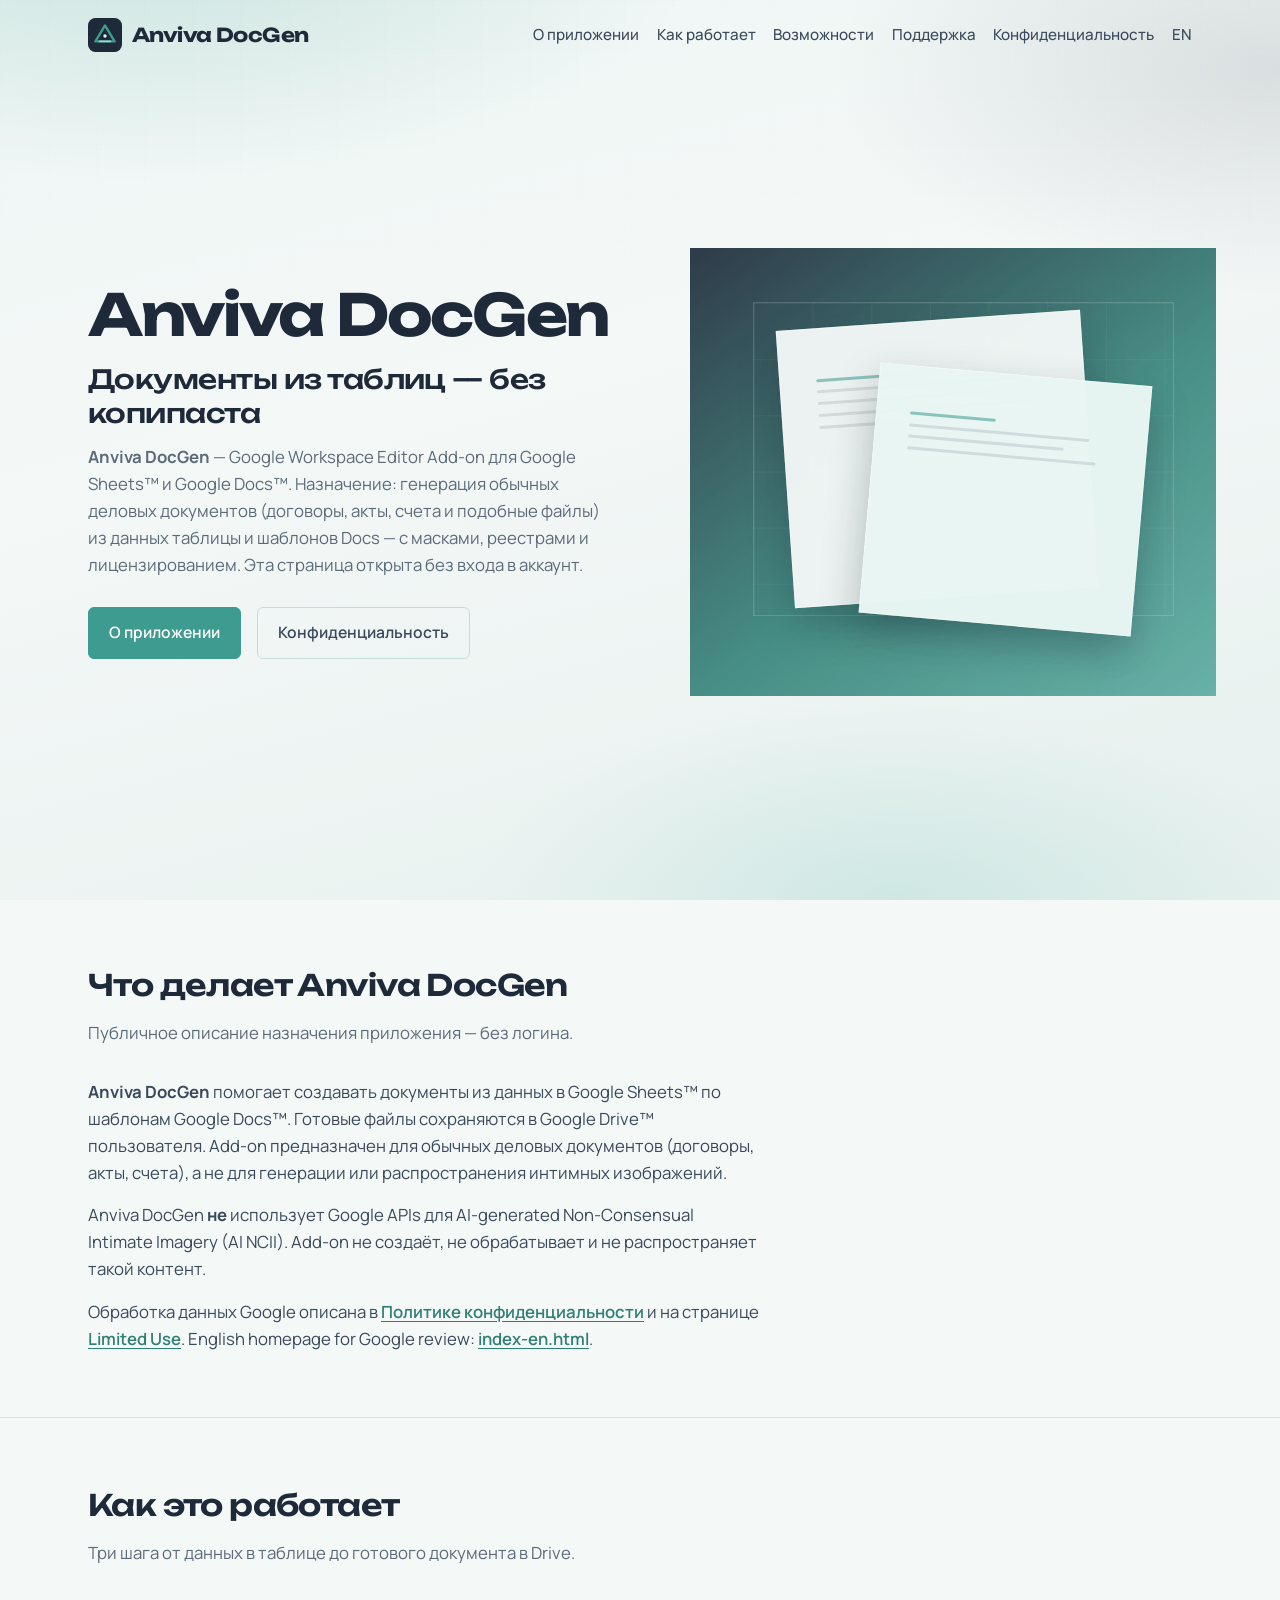
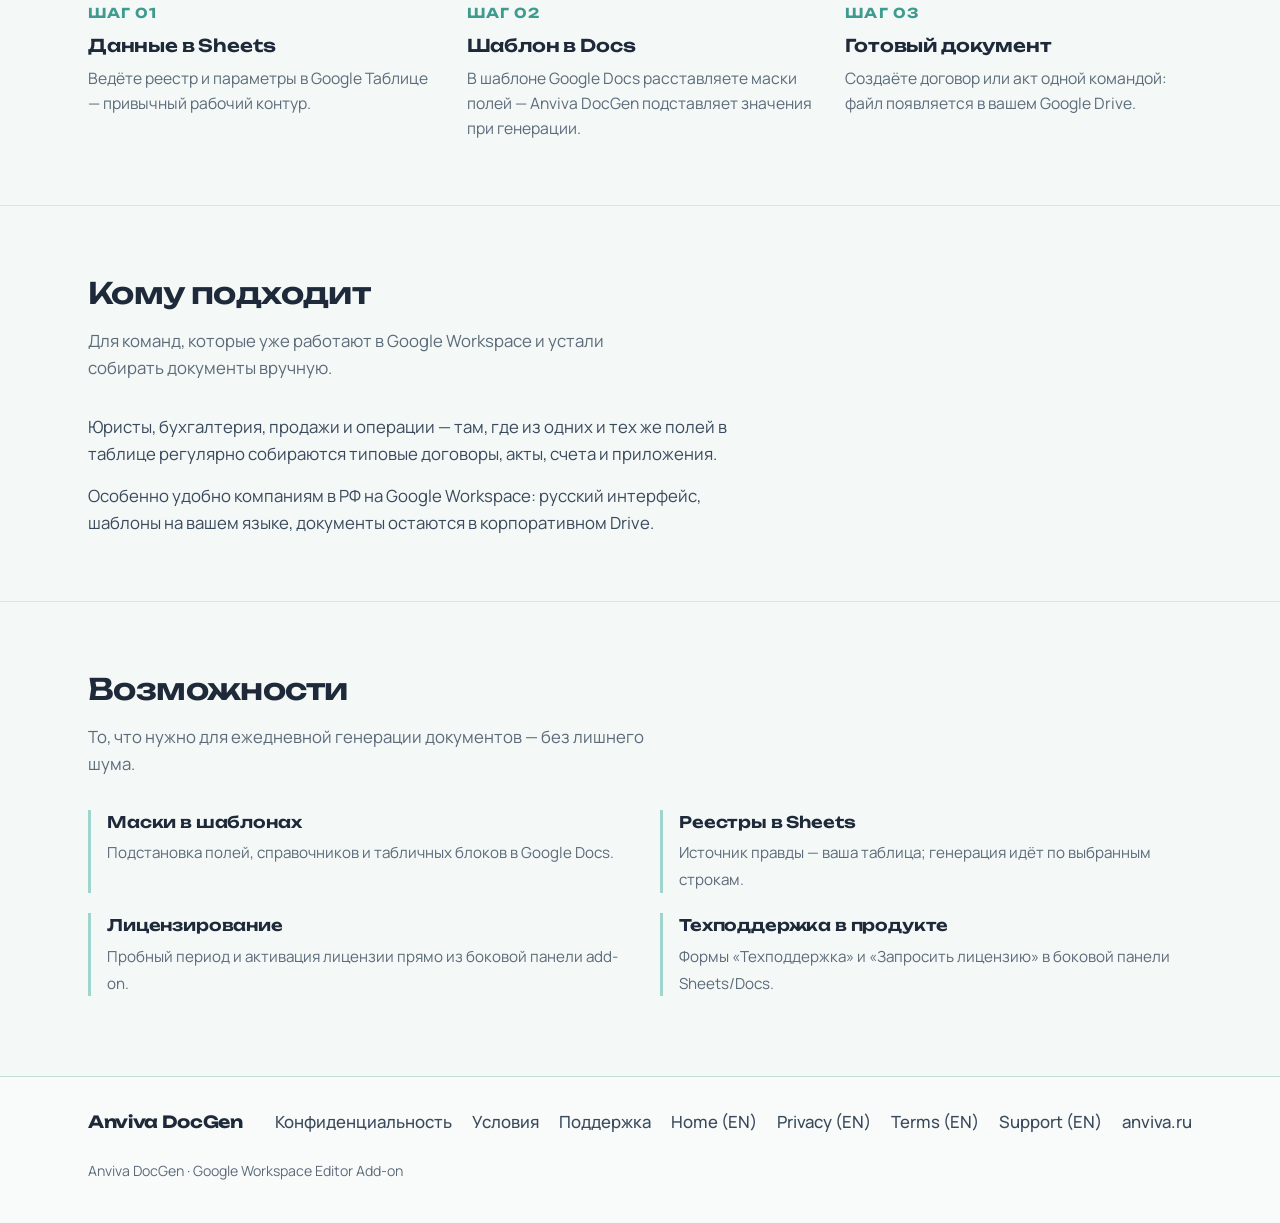
<file: index.html>
<!DOCTYPE html>
<html lang="ru">
<head>
  <meta charset="utf-8">
  <meta name="viewport" content="width=device-width, initial-scale=1">
  <title>Anviva DocGen — документы из Google Sheets и Docs</title>
  <meta name="description" content="Anviva DocGen — add-on для Google Workspace: генерация договоров, актов и других документов из таблиц и шаблонов Docs.">
  <link rel="canonical" href="https://anviva.ru/">
  <link rel="alternate" hreflang="ru" href="https://anviva.ru/">
  <link rel="alternate" hreflang="en" href="https://anviva.ru/index-en.html">
  <link rel="icon" href="assets/anviva-icon.svg" type="image/svg+xml">
  <link rel="preconnect" href="https://fonts.googleapis.com">
  <link rel="preconnect" href="https://fonts.gstatic.com" crossorigin>
  <link href="https://fonts.googleapis.com/css2?family=Manrope:wght@400;500;600;700&family=Unbounded:wght@500;600;700&display=swap" rel="stylesheet">
  <link rel="stylesheet" href="css/site.css">
</head>
<body>
  <div class="atmosphere" aria-hidden="true"></div>
  <a class="skip-link" href="#main">К содержанию</a>

  <header class="site-header">
    <a class="brand" href="index.html" aria-current="page">
      <img class="brand__mark" src="assets/anviva-icon.svg" width="34" height="34" alt="">
      <span class="brand__name">Anviva DocGen</span>
    </a>
    <nav class="nav" aria-label="Основная навигация">
      <a href="#purpose">О приложении</a>
      <a href="#how">Как работает</a>
      <a href="#features">Возможности</a>
      <a href="support.html">Поддержка</a>
      <a href="privacy.html">Конфиденциальность</a>
      <a href="index-en.html" lang="en" hreflang="en">EN</a>
    </nav>
  </header>

  <main id="main">
    <section class="hero" aria-labelledby="hero-brand">
      <div class="hero__copy">
        <h1 class="hero__brand" id="hero-brand">Anviva DocGen</h1>
        <p class="hero__headline">Документы из таблиц — без копипаста</p>
        <p class="hero__lead">
          <strong>Anviva DocGen</strong> — Google Workspace Editor Add-on для Google Sheets™ и Google Docs™.
          Назначение: генерация обычных деловых документов (договоры, акты, счета и подобные файлы)
          из данных таблицы и шаблонов Docs — с масками, реестрами и лицензированием.
          Эта страница открыта без входа в аккаунт.
        </p>
        <div class="cta-row">
          <a class="btn btn--primary" href="#purpose">О приложении</a>
          <a class="btn btn--ghost" href="privacy.html">Конфиденциальность</a>
        </div>
      </div>
      <div class="hero__visual" aria-hidden="true">
        <div class="hero-stage">
          <div class="hero-stage__grid"></div>
          <div class="hero-stage__sheet hero-stage__sheet--a">
            <div class="hero-stage__sheet-lines">
              <i></i><i></i><i></i><i></i><i></i>
            </div>
          </div>
          <div class="hero-stage__sheet hero-stage__sheet--b">
            <div class="hero-stage__sheet-lines">
              <i></i><i></i><i></i><i></i>
            </div>
          </div>
        </div>
      </div>
    </section>

    <section class="section" id="purpose" aria-labelledby="purpose-title">
      <div class="wrap">
        <h2 class="section__title" id="purpose-title">Что делает Anviva DocGen</h2>
        <p class="section__lead">
          Публичное описание назначения приложения — без логина.
        </p>
        <div class="compliance">
          <p>
            <strong>Anviva DocGen</strong> помогает создавать документы из данных в Google Sheets™
            по шаблонам Google Docs™. Готовые файлы сохраняются в Google Drive™ пользователя.
            Add-on предназначен для обычных деловых документов (договоры, акты, счета),
            а не для генерации или распространения интимных изображений.
          </p>
          <p>
            Anviva DocGen <strong>не</strong> использует Google APIs для AI-generated Non-Consensual
            Intimate Imagery (AI NCII). Add-on не создаёт, не обрабатывает и не распространяет такой контент.
          </p>
          <p>
            Обработка данных Google описана в
            <a href="privacy.html">Политике конфиденциальности</a>
            и на странице
            <a href="limited-use.html">Limited Use</a>.
            English homepage for Google review:
            <a href="index-en.html" hreflang="en">index-en.html</a>.
          </p>
        </div>
      </div>
    </section>

    <section class="section" id="how" aria-labelledby="how-title">
      <div class="wrap">
        <h2 class="section__title" id="how-title">Как это работает</h2>
        <p class="section__lead">Три шага от данных в таблице до готового документа в Drive.</p>
        <ol class="steps">
          <li>
            <span class="steps__num">Шаг 01</span>
            <h3>Данные в Sheets</h3>
            <p>Ведёте реестр и параметры в Google Таблице — привычный рабочий контур.</p>
          </li>
          <li>
            <span class="steps__num">Шаг 02</span>
            <h3>Шаблон в Docs</h3>
            <p>В шаблоне Google Docs расставляете маски полей — Anviva DocGen подставляет значения при генерации.</p>
          </li>
          <li>
            <span class="steps__num">Шаг 03</span>
            <h3>Готовый документ</h3>
            <p>Создаёте договор или акт одной командой: файл появляется в вашем Google Drive.</p>
          </li>
        </ol>
      </div>
    </section>

    <section class="section" id="audience" aria-labelledby="audience-title">
      <div class="wrap">
        <h2 class="section__title" id="audience-title">Кому подходит</h2>
        <p class="section__lead">Для команд, которые уже работают в Google Workspace и устали собирать документы вручную.</p>
        <div class="audience">
          <p>Юристы, бухгалтерия, продажи и операции — там, где из одних и тех же полей в таблице регулярно собираются типовые договоры, акты, счета и приложения.</p>
          <p>Особенно удобно компаниям в РФ на Google Workspace: русский интерфейс, шаблоны на вашем языке, документы остаются в корпоративном Drive.</p>
        </div>
      </div>
    </section>

    <section class="section" id="features" aria-labelledby="features-title">
      <div class="wrap">
        <h2 class="section__title" id="features-title">Возможности</h2>
        <p class="section__lead">То, что нужно для ежедневной генерации документов — без лишнего шума.</p>
        <ul class="features">
          <li>
            <strong>Маски в шаблонах</strong>
            <span>Подстановка полей, справочников и табличных блоков в Google Docs.</span>
          </li>
          <li>
            <strong>Реестры в Sheets</strong>
            <span>Источник правды — ваша таблица; генерация идёт по выбранным строкам.</span>
          </li>
          <li>
            <strong>Лицензирование</strong>
            <span>Пробный период и активация лицензии прямо из боковой панели add-on.</span>
          </li>
          <li>
            <strong>Техподдержка в продукте</strong>
            <span>Формы «Техподдержка» и «Запросить лицензию» в боковой панели Sheets/Docs.</span>
          </li>
        </ul>
      </div>
    </section>
  </main>

  <footer class="site-footer">
    <div class="wrap site-footer__inner">
      <div class="site-footer__brand">Anviva DocGen</div>
      <nav class="site-footer__links" aria-label="Подвал">
        <a href="privacy.html">Конфиденциальность</a>
        <a href="terms.html">Условия</a>
        <a href="support.html">Поддержка</a>
        <a href="index-en.html" lang="en" hreflang="en">Home (EN)</a>
        <a href="privacy-en.html" lang="en" hreflang="en">Privacy (EN)</a>
        <a href="terms-en.html" lang="en" hreflang="en">Terms (EN)</a>
        <a href="support-en.html" lang="en" hreflang="en">Support (EN)</a>
        <a href="https://anviva.ru/">anviva.ru</a>
      </nav>
      <p class="site-footer__note">Anviva DocGen · Google Workspace Editor Add-on</p>
    </div>
  </footer>
</body>
</html>
</file>
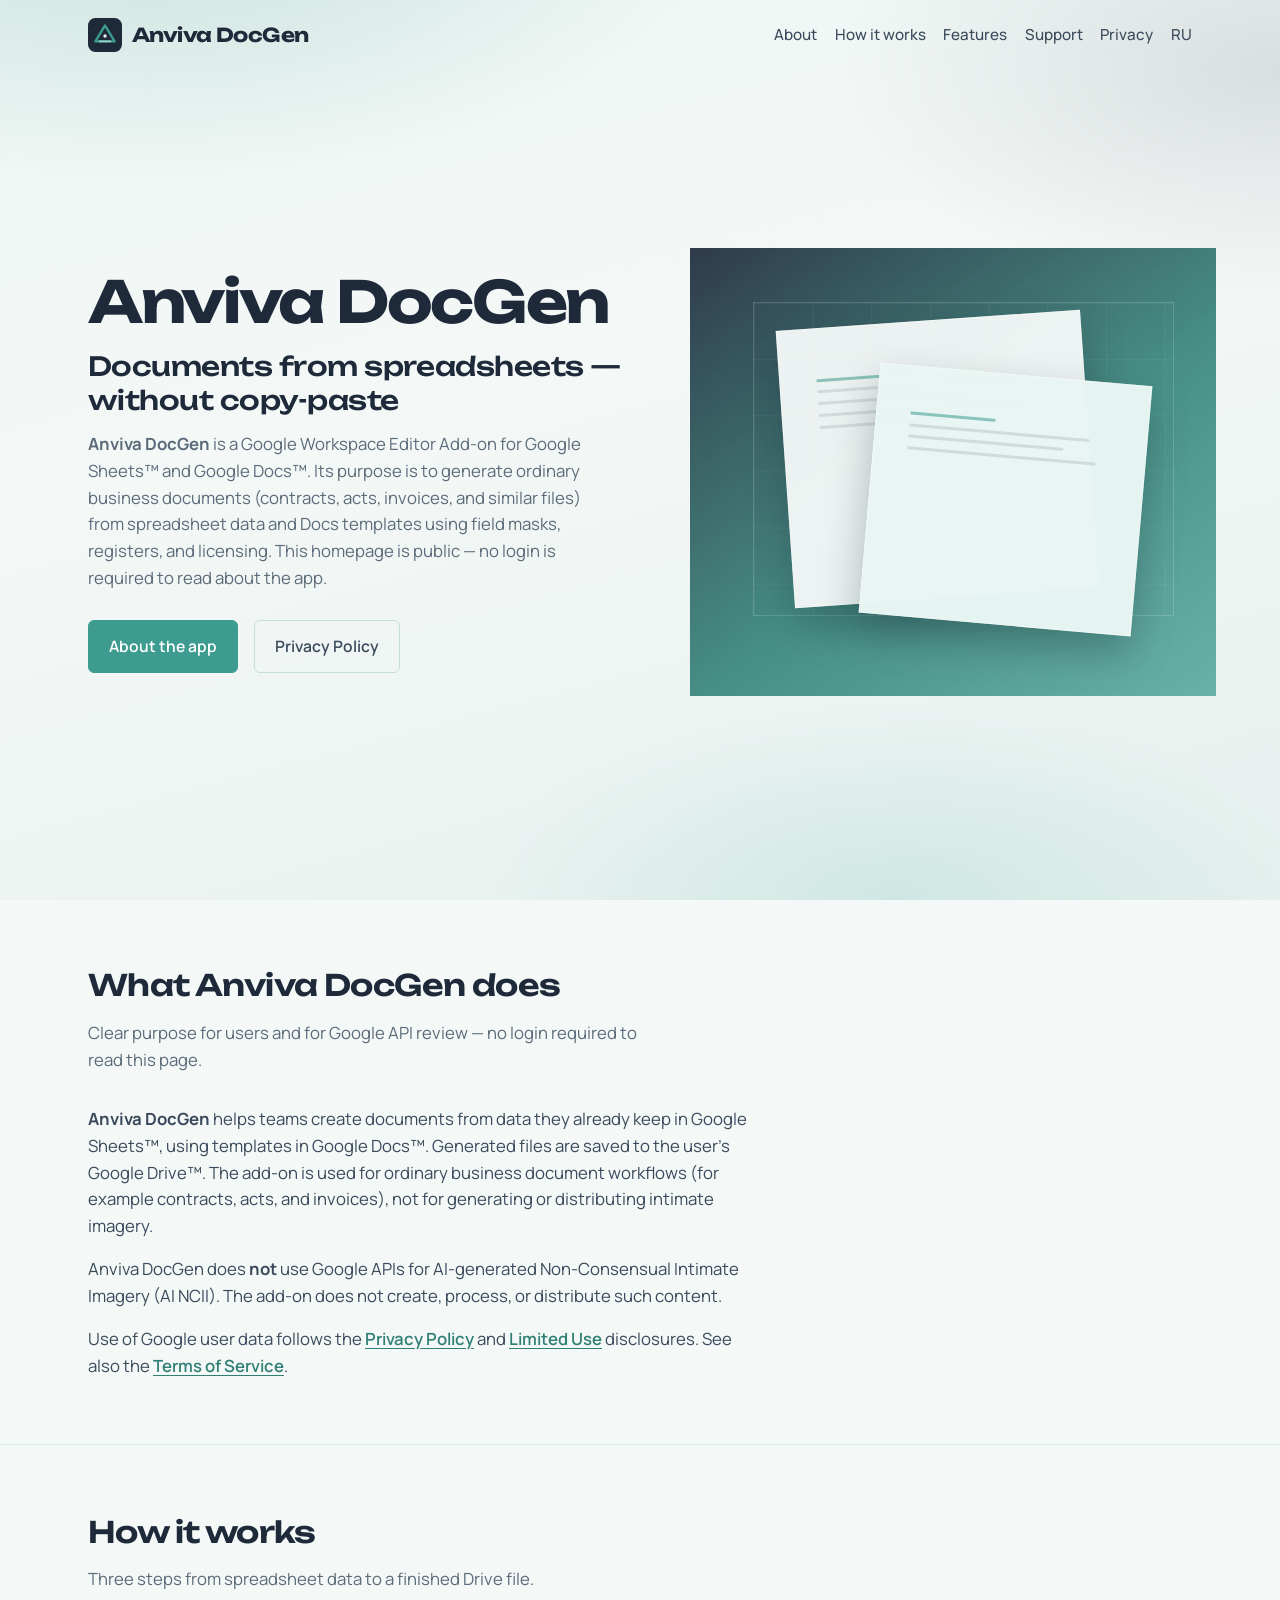
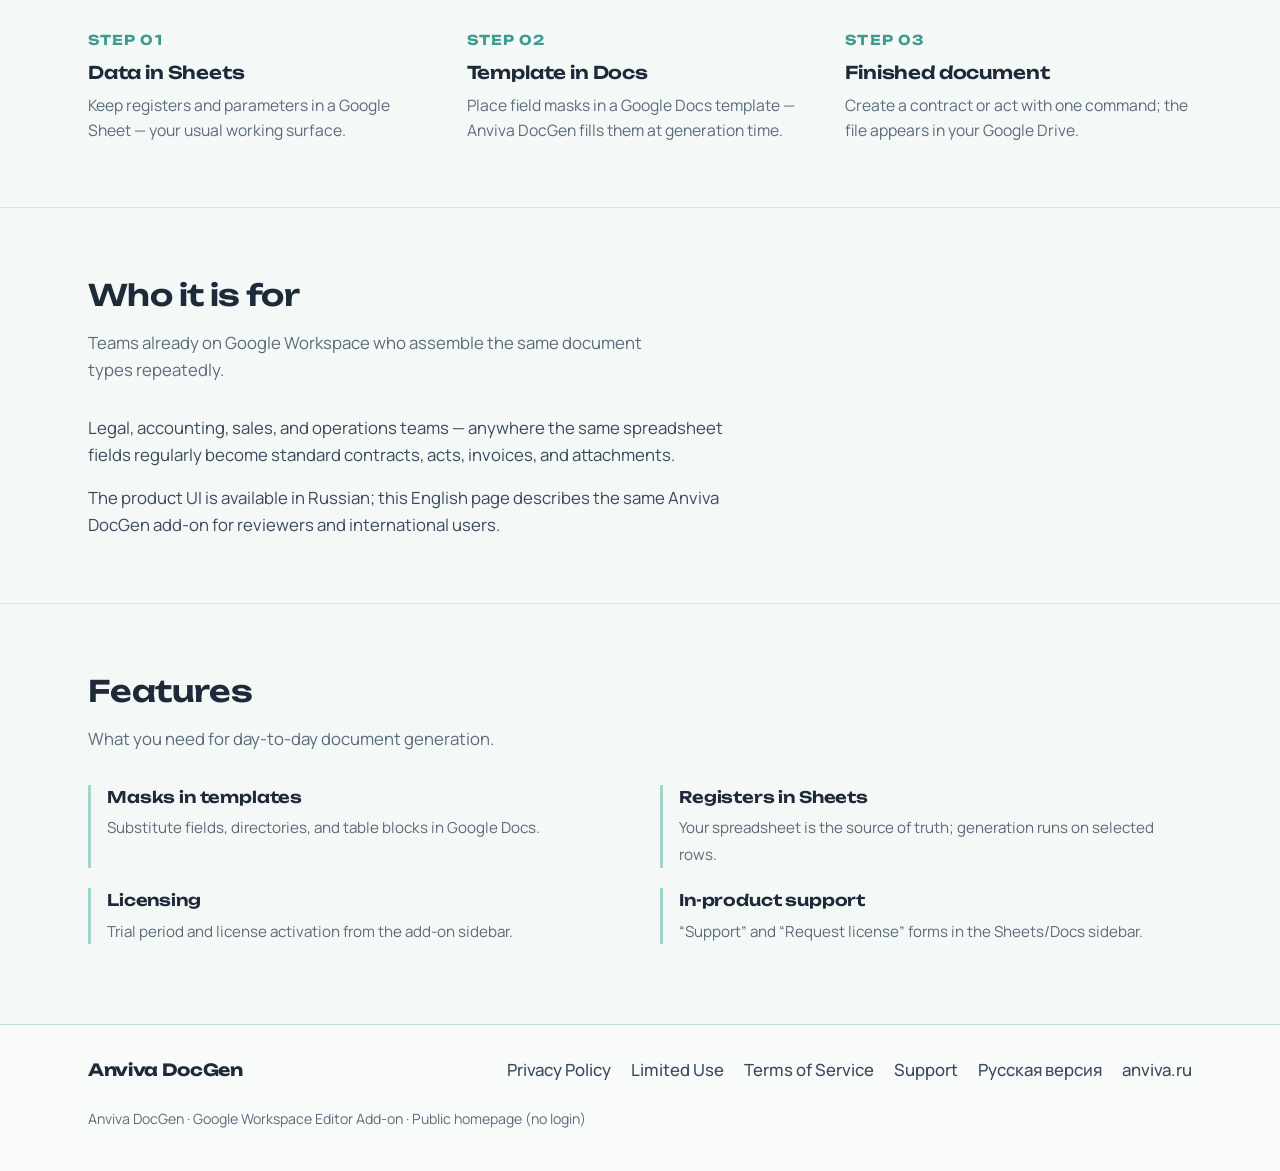
<file: index-en.html>
<!DOCTYPE html>
<html lang="en">
<head>
  <meta charset="utf-8">
  <meta name="viewport" content="width=device-width, initial-scale=1">
  <title>Anviva DocGen — documents from Google Sheets and Docs</title>
  <meta name="description" content="Anviva DocGen is a Google Workspace Editor Add-on that generates business documents from Google Sheets data and Google Docs templates. It does not use Google APIs for AI NCII.">
  <link rel="canonical" href="https://anviva.ru/index-en.html">
  <link rel="alternate" hreflang="ru" href="https://anviva.ru/">
  <link rel="alternate" hreflang="en" href="https://anviva.ru/index-en.html">
  <link rel="icon" href="assets/anviva-icon.svg" type="image/svg+xml">
  <link rel="preconnect" href="https://fonts.googleapis.com">
  <link rel="preconnect" href="https://fonts.gstatic.com" crossorigin>
  <link href="https://fonts.googleapis.com/css2?family=Manrope:wght@400;500;600;700&family=Unbounded:wght@500;600;700&display=swap" rel="stylesheet">
  <link rel="stylesheet" href="css/site.css">
</head>
<body>
  <div class="atmosphere" aria-hidden="true"></div>
  <a class="skip-link" href="#main">Skip to content</a>

  <header class="site-header">
    <a class="brand" href="index-en.html" aria-current="page">
      <img class="brand__mark" src="assets/anviva-icon.svg" width="34" height="34" alt="">
      <span class="brand__name">Anviva DocGen</span>
    </a>
    <nav class="nav" aria-label="Main navigation">
      <a href="#purpose">About</a>
      <a href="#how">How it works</a>
      <a href="#features">Features</a>
      <a href="support-en.html">Support</a>
      <a href="privacy-en.html">Privacy</a>
      <a href="index.html" lang="ru" hreflang="ru">RU</a>
    </nav>
  </header>

  <main id="main">
    <section class="hero" aria-labelledby="hero-brand">
      <div class="hero__copy">
        <h1 class="hero__brand" id="hero-brand">Anviva DocGen</h1>
        <p class="hero__headline">Documents from spreadsheets — without copy-paste</p>
        <p class="hero__lead">
          <strong>Anviva DocGen</strong> is a Google Workspace Editor Add-on for Google Sheets™ and Google Docs™.
          Its purpose is to generate ordinary business documents (contracts, acts, invoices, and similar files)
          from spreadsheet data and Docs templates using field masks, registers, and licensing.
          This homepage is public — no login is required to read about the app.
        </p>
        <div class="cta-row">
          <a class="btn btn--primary" href="#purpose">About the app</a>
          <a class="btn btn--ghost" href="privacy-en.html">Privacy Policy</a>
        </div>
      </div>
      <div class="hero__visual" aria-hidden="true">
        <div class="hero-stage">
          <div class="hero-stage__grid"></div>
          <div class="hero-stage__sheet hero-stage__sheet--a">
            <div class="hero-stage__sheet-lines">
              <i></i><i></i><i></i><i></i><i></i>
            </div>
          </div>
          <div class="hero-stage__sheet hero-stage__sheet--b">
            <div class="hero-stage__sheet-lines">
              <i></i><i></i><i></i><i></i>
            </div>
          </div>
        </div>
      </div>
    </section>

    <section class="section" id="purpose" aria-labelledby="purpose-title">
      <div class="wrap">
        <h2 class="section__title" id="purpose-title">What Anviva DocGen does</h2>
        <p class="section__lead">
          Clear purpose for users and for Google API review — no login required to read this page.
        </p>
        <div class="compliance">
          <p>
            <strong>Anviva DocGen</strong> helps teams create documents from data they already keep
            in Google Sheets™, using templates in Google Docs™. Generated files are saved to the
            user’s Google Drive™. The add-on is used for ordinary business document workflows
            (for example contracts, acts, and invoices), not for generating or distributing intimate imagery.
          </p>
          <p>
            Anviva DocGen does <strong>not</strong> use Google APIs for AI-generated Non-Consensual
            Intimate Imagery (AI NCII). The add-on does not create, process, or distribute such content.
          </p>
          <p>
            Use of Google user data follows the
            <a href="privacy-en.html">Privacy Policy</a>
            and
            <a href="limited-use-en.html">Limited Use</a>
            disclosures. See also the
            <a href="terms-en.html">Terms of Service</a>.
          </p>
        </div>
      </div>
    </section>

    <section class="section" id="how" aria-labelledby="how-title">
      <div class="wrap">
        <h2 class="section__title" id="how-title">How it works</h2>
        <p class="section__lead">Three steps from spreadsheet data to a finished Drive file.</p>
        <ol class="steps">
          <li>
            <span class="steps__num">Step 01</span>
            <h3>Data in Sheets</h3>
            <p>Keep registers and parameters in a Google Sheet — your usual working surface.</p>
          </li>
          <li>
            <span class="steps__num">Step 02</span>
            <h3>Template in Docs</h3>
            <p>Place field masks in a Google Docs template — Anviva DocGen fills them at generation time.</p>
          </li>
          <li>
            <span class="steps__num">Step 03</span>
            <h3>Finished document</h3>
            <p>Create a contract or act with one command; the file appears in your Google Drive.</p>
          </li>
        </ol>
      </div>
    </section>

    <section class="section" id="audience" aria-labelledby="audience-title">
      <div class="wrap">
        <h2 class="section__title" id="audience-title">Who it is for</h2>
        <p class="section__lead">Teams already on Google Workspace who assemble the same document types repeatedly.</p>
        <div class="audience">
          <p>
            Legal, accounting, sales, and operations teams — anywhere the same spreadsheet fields
            regularly become standard contracts, acts, invoices, and attachments.
          </p>
          <p>
            The product UI is available in Russian; this English page describes the same Anviva DocGen
            add-on for reviewers and international users.
          </p>
        </div>
      </div>
    </section>

    <section class="section" id="features" aria-labelledby="features-title">
      <div class="wrap">
        <h2 class="section__title" id="features-title">Features</h2>
        <p class="section__lead">What you need for day-to-day document generation.</p>
        <ul class="features">
          <li>
            <strong>Masks in templates</strong>
            <span>Substitute fields, directories, and table blocks in Google Docs.</span>
          </li>
          <li>
            <strong>Registers in Sheets</strong>
            <span>Your spreadsheet is the source of truth; generation runs on selected rows.</span>
          </li>
          <li>
            <strong>Licensing</strong>
            <span>Trial period and license activation from the add-on sidebar.</span>
          </li>
          <li>
            <strong>In-product support</strong>
            <span>“Support” and “Request license” forms in the Sheets/Docs sidebar.</span>
          </li>
        </ul>
      </div>
    </section>
  </main>

  <footer class="site-footer">
    <div class="wrap site-footer__inner">
      <div class="site-footer__brand">Anviva DocGen</div>
      <nav class="site-footer__links" aria-label="Footer">
        <a href="privacy-en.html">Privacy Policy</a>
        <a href="limited-use-en.html">Limited Use</a>
        <a href="terms-en.html">Terms of Service</a>
        <a href="support-en.html">Support</a>
        <a href="index.html" lang="ru" hreflang="ru">Русская версия</a>
        <a href="https://anviva.ru/">anviva.ru</a>
      </nav>
      <p class="site-footer__note">Anviva DocGen · Google Workspace Editor Add-on · Public homepage (no login)</p>
    </div>
  </footer>
</body>
</html>
</file>
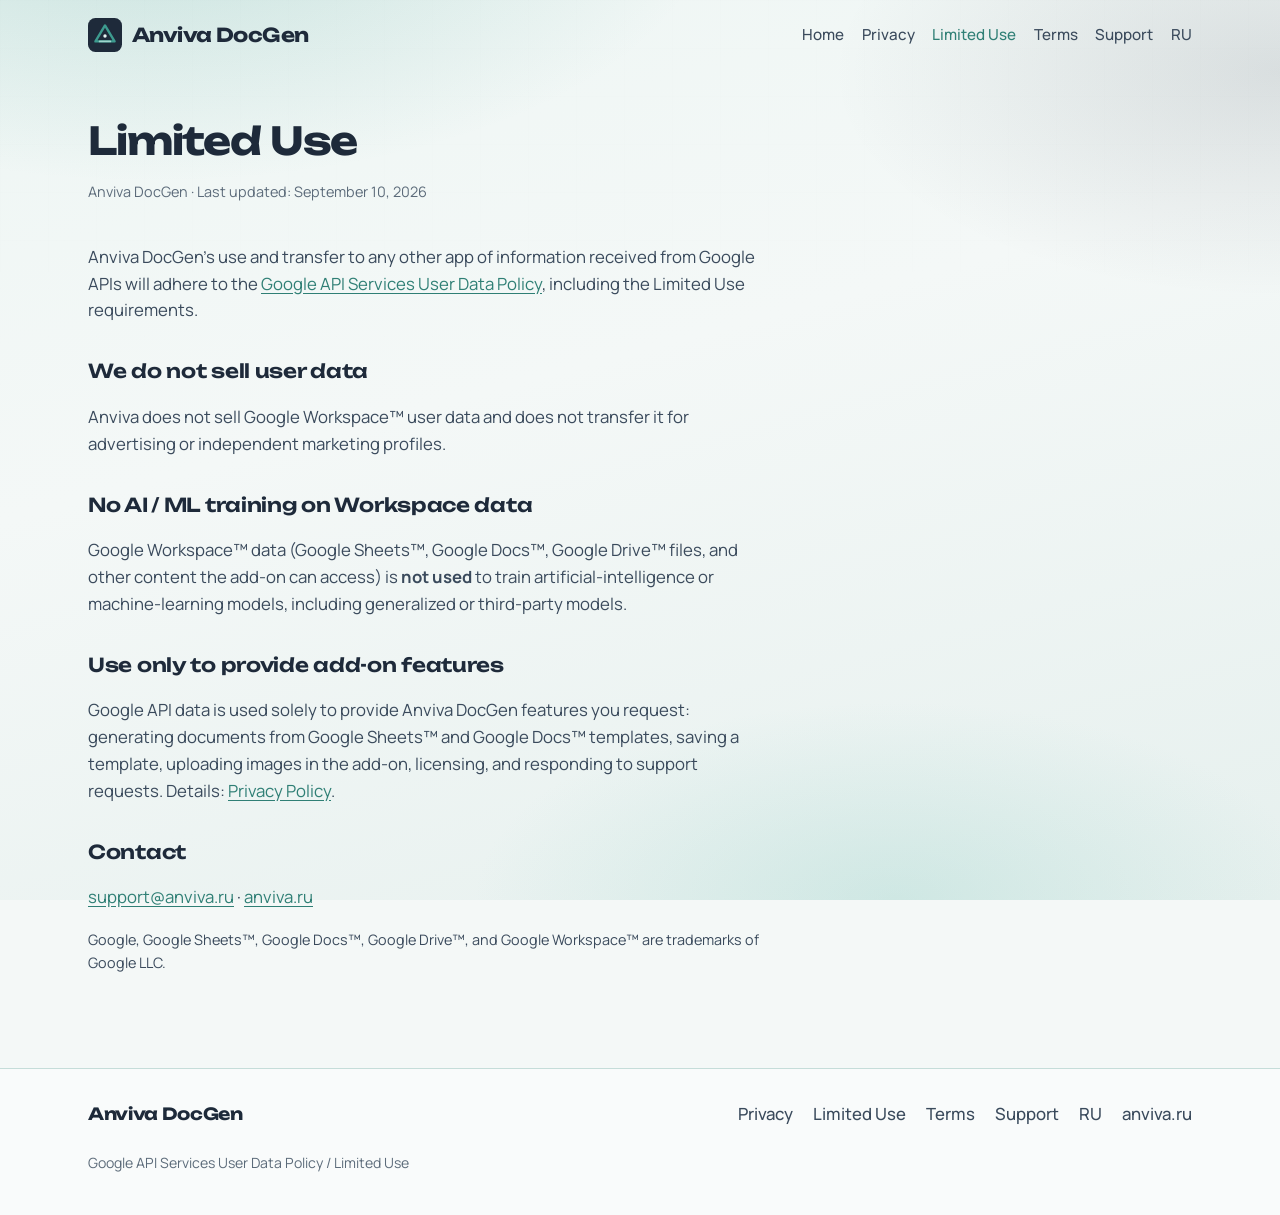
<file: limited-use-en.html>
<!DOCTYPE html>
<html lang="en">
<head>
  <meta charset="utf-8">
  <meta name="viewport" content="width=device-width, initial-scale=1">
  <title>Limited Use — Anviva DocGen</title>
  <meta name="description" content="Anviva DocGen complies with the Google API Services User Data Policy, including the Limited Use requirements.">
  <link rel="canonical" href="https://anviva.ru/limited-use-en.html">
  <link rel="alternate" hreflang="ru" href="https://anviva.ru/limited-use.html">
  <link rel="alternate" hreflang="en" href="https://anviva.ru/limited-use-en.html">
  <link rel="icon" href="assets/anviva-icon.svg" type="image/svg+xml">
  <link rel="preconnect" href="https://fonts.googleapis.com">
  <link rel="preconnect" href="https://fonts.gstatic.com" crossorigin>
  <link href="https://fonts.googleapis.com/css2?family=Manrope:wght@400;500;600;700&family=Unbounded:wght@500;600;700&display=swap" rel="stylesheet">
  <link rel="stylesheet" href="css/site.css">
</head>
<body>
  <div class="atmosphere" aria-hidden="true"></div>
  <a class="skip-link" href="#main">Skip to content</a>

  <header class="site-header">
    <a class="brand" href="index-en.html">
      <img class="brand__mark" src="assets/anviva-icon.svg" width="34" height="34" alt="">
      <span class="brand__name">Anviva DocGen</span>
    </a>
    <nav class="nav" aria-label="Main navigation">
      <a href="index-en.html">Home</a>
      <a href="privacy-en.html">Privacy</a>
      <a href="limited-use-en.html" aria-current="page">Limited Use</a>
      <a href="terms-en.html">Terms</a>
      <a href="support-en.html">Support</a>
      <a href="limited-use.html" lang="ru" hreflang="ru">RU</a>
    </nav>
  </header>

  <main id="main" class="wrap">
    <header class="page-hero">
      <h1>Limited Use</h1>
      <p class="meta">Anviva DocGen · Last updated: September 10, 2026</p>
    </header>

    <article class="prose">
      <p>
        Anviva DocGen’s use and transfer to any other app of information received from Google APIs
        will adhere to the
        <a href="https://developers.google.com/terms/api-services-user-data-policy" rel="noopener noreferrer" target="_blank">Google API Services User Data Policy</a>,
        including the Limited Use requirements.
      </p>

      <h2>We do not sell user data</h2>
      <p>
        Anviva does not sell Google Workspace™ user data and does not transfer it for advertising
        or independent marketing profiles.
      </p>

      <h2>No AI / ML training on Workspace data</h2>
      <p>
        Google Workspace™ data (Google Sheets™, Google Docs™, Google Drive™ files, and other content
        the add-on can access) is <strong>not used</strong> to train artificial-intelligence or
        machine-learning models, including generalized or third-party models.
      </p>

      <h2>Use only to provide add-on features</h2>
      <p>
        Google API data is used solely to provide Anviva DocGen features you request: generating
        documents from Google Sheets™ and Google Docs™ templates, saving a template, uploading
        images in the add-on, licensing, and responding to support requests. Details:
        <a href="privacy-en.html">Privacy Policy</a>.
      </p>

      <h2>Contact</h2>
      <p>
        <a href="mailto:support@anviva.ru">support@anviva.ru</a> ·
        <a href="https://anviva.ru/">anviva.ru</a>
      </p>

      <p class="meta">
        Google, Google Sheets™, Google Docs™, Google Drive™, and Google Workspace™ are trademarks of Google LLC.
      </p>
    </article>
  </main>

  <footer class="site-footer">
    <div class="wrap site-footer__inner">
      <div class="site-footer__brand">Anviva DocGen</div>
      <nav class="site-footer__links" aria-label="Footer">
        <a href="privacy-en.html">Privacy</a>
        <a href="limited-use-en.html" aria-current="page">Limited Use</a>
        <a href="terms-en.html">Terms</a>
        <a href="support-en.html">Support</a>
        <a href="limited-use.html" lang="ru" hreflang="ru">RU</a>
        <a href="https://anviva.ru/">anviva.ru</a>
      </nav>
      <p class="site-footer__note">Google API Services User Data Policy / Limited Use</p>
    </div>
  </footer>
</body>
</html>
</file>
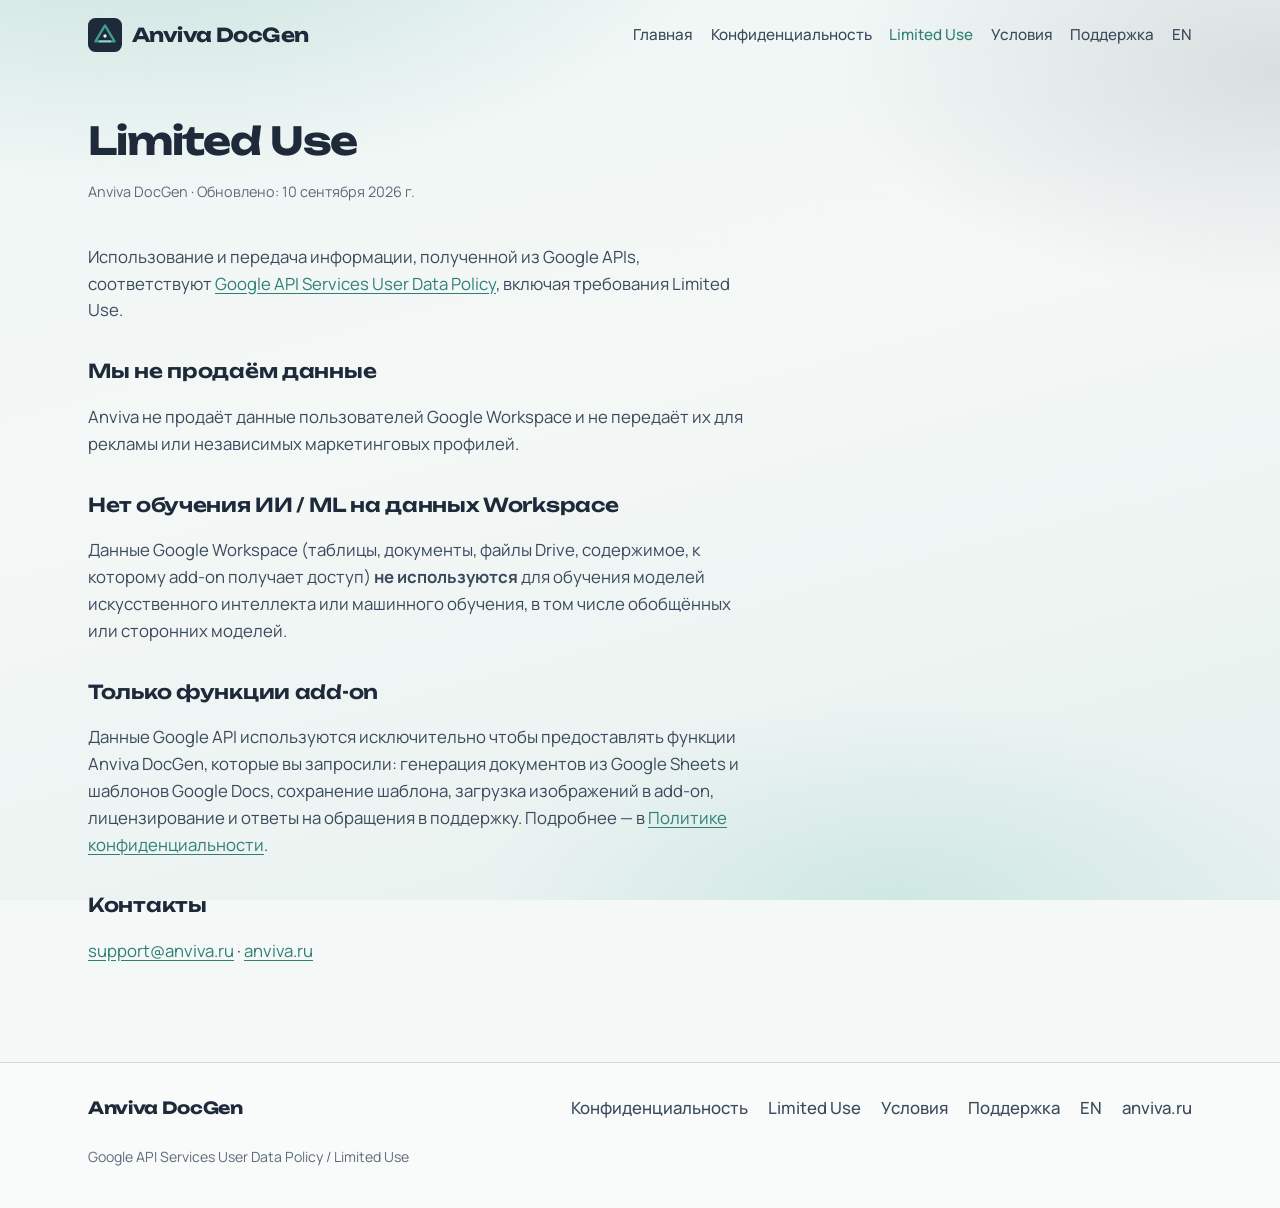
<file: limited-use.html>
<!DOCTYPE html>
<html lang="ru">
<head>
  <meta charset="utf-8">
  <meta name="viewport" content="width=device-width, initial-scale=1">
  <title>Limited Use — Anviva DocGen</title>
  <meta name="description" content="Anviva DocGen соблюдает Google API Services User Data Policy, включая требования Limited Use.">
  <link rel="canonical" href="https://anviva.ru/limited-use.html">
  <link rel="alternate" hreflang="ru" href="https://anviva.ru/limited-use.html">
  <link rel="alternate" hreflang="en" href="https://anviva.ru/limited-use-en.html">
  <link rel="icon" href="assets/anviva-icon.svg" type="image/svg+xml">
  <link rel="preconnect" href="https://fonts.googleapis.com">
  <link rel="preconnect" href="https://fonts.gstatic.com" crossorigin>
  <link href="https://fonts.googleapis.com/css2?family=Manrope:wght@400;500;600;700&family=Unbounded:wght@500;600;700&display=swap" rel="stylesheet">
  <link rel="stylesheet" href="css/site.css">
</head>
<body>
  <div class="atmosphere" aria-hidden="true"></div>
  <a class="skip-link" href="#main">К содержанию</a>

  <header class="site-header">
    <a class="brand" href="index.html">
      <img class="brand__mark" src="assets/anviva-icon.svg" width="34" height="34" alt="">
      <span class="brand__name">Anviva DocGen</span>
    </a>
    <nav class="nav" aria-label="Основная навигация">
      <a href="index.html">Главная</a>
      <a href="privacy.html">Конфиденциальность</a>
      <a href="limited-use.html" aria-current="page">Limited Use</a>
      <a href="terms.html">Условия</a>
      <a href="support.html">Поддержка</a>
      <a href="limited-use-en.html" lang="en" hreflang="en">EN</a>
    </nav>
  </header>

  <main id="main" class="wrap">
    <header class="page-hero">
      <h1>Limited Use</h1>
      <p class="meta">Anviva DocGen · Обновлено: 10 сентября 2026 г.</p>
    </header>

    <article class="prose">
      <p>
        Использование и передача информации, полученной из Google APIs, соответствуют
        <a href="https://developers.google.com/terms/api-services-user-data-policy" rel="noopener noreferrer" target="_blank">Google API Services User Data Policy</a>,
        включая требования Limited Use.
      </p>

      <h2>Мы не продаём данные</h2>
      <p>
        Anviva не продаёт данные пользователей Google Workspace и не передаёт их для рекламы
        или независимых маркетинговых профилей.
      </p>

      <h2>Нет обучения ИИ / ML на данных Workspace</h2>
      <p>
        Данные Google Workspace (таблицы, документы, файлы Drive, содержимое, к которому add-on
        получает доступ) <strong>не используются</strong> для обучения моделей искусственного интеллекта
        или машинного обучения, в том числе обобщённых или сторонних моделей.
      </p>

      <h2>Только функции add-on</h2>
      <p>
        Данные Google API используются исключительно чтобы предоставлять функции Anviva DocGen,
        которые вы запросили: генерация документов из Google Sheets и шаблонов Google Docs,
        сохранение шаблона, загрузка изображений в add-on, лицензирование и ответы на обращения
        в поддержку. Подробнее — в
        <a href="privacy.html">Политике конфиденциальности</a>.
      </p>

      <h2>Контакты</h2>
      <p>
        <a href="mailto:support@anviva.ru">support@anviva.ru</a> ·
        <a href="https://anviva.ru/">anviva.ru</a>
      </p>
    </article>
  </main>

  <footer class="site-footer">
    <div class="wrap site-footer__inner">
      <div class="site-footer__brand">Anviva DocGen</div>
      <nav class="site-footer__links" aria-label="Подвал">
        <a href="privacy.html">Конфиденциальность</a>
        <a href="limited-use.html" aria-current="page">Limited Use</a>
        <a href="terms.html">Условия</a>
        <a href="support.html">Поддержка</a>
        <a href="limited-use-en.html" lang="en" hreflang="en">EN</a>
        <a href="https://anviva.ru/">anviva.ru</a>
      </nav>
      <p class="site-footer__note">Google API Services User Data Policy / Limited Use</p>
    </div>
  </footer>
</body>
</html>
</file>
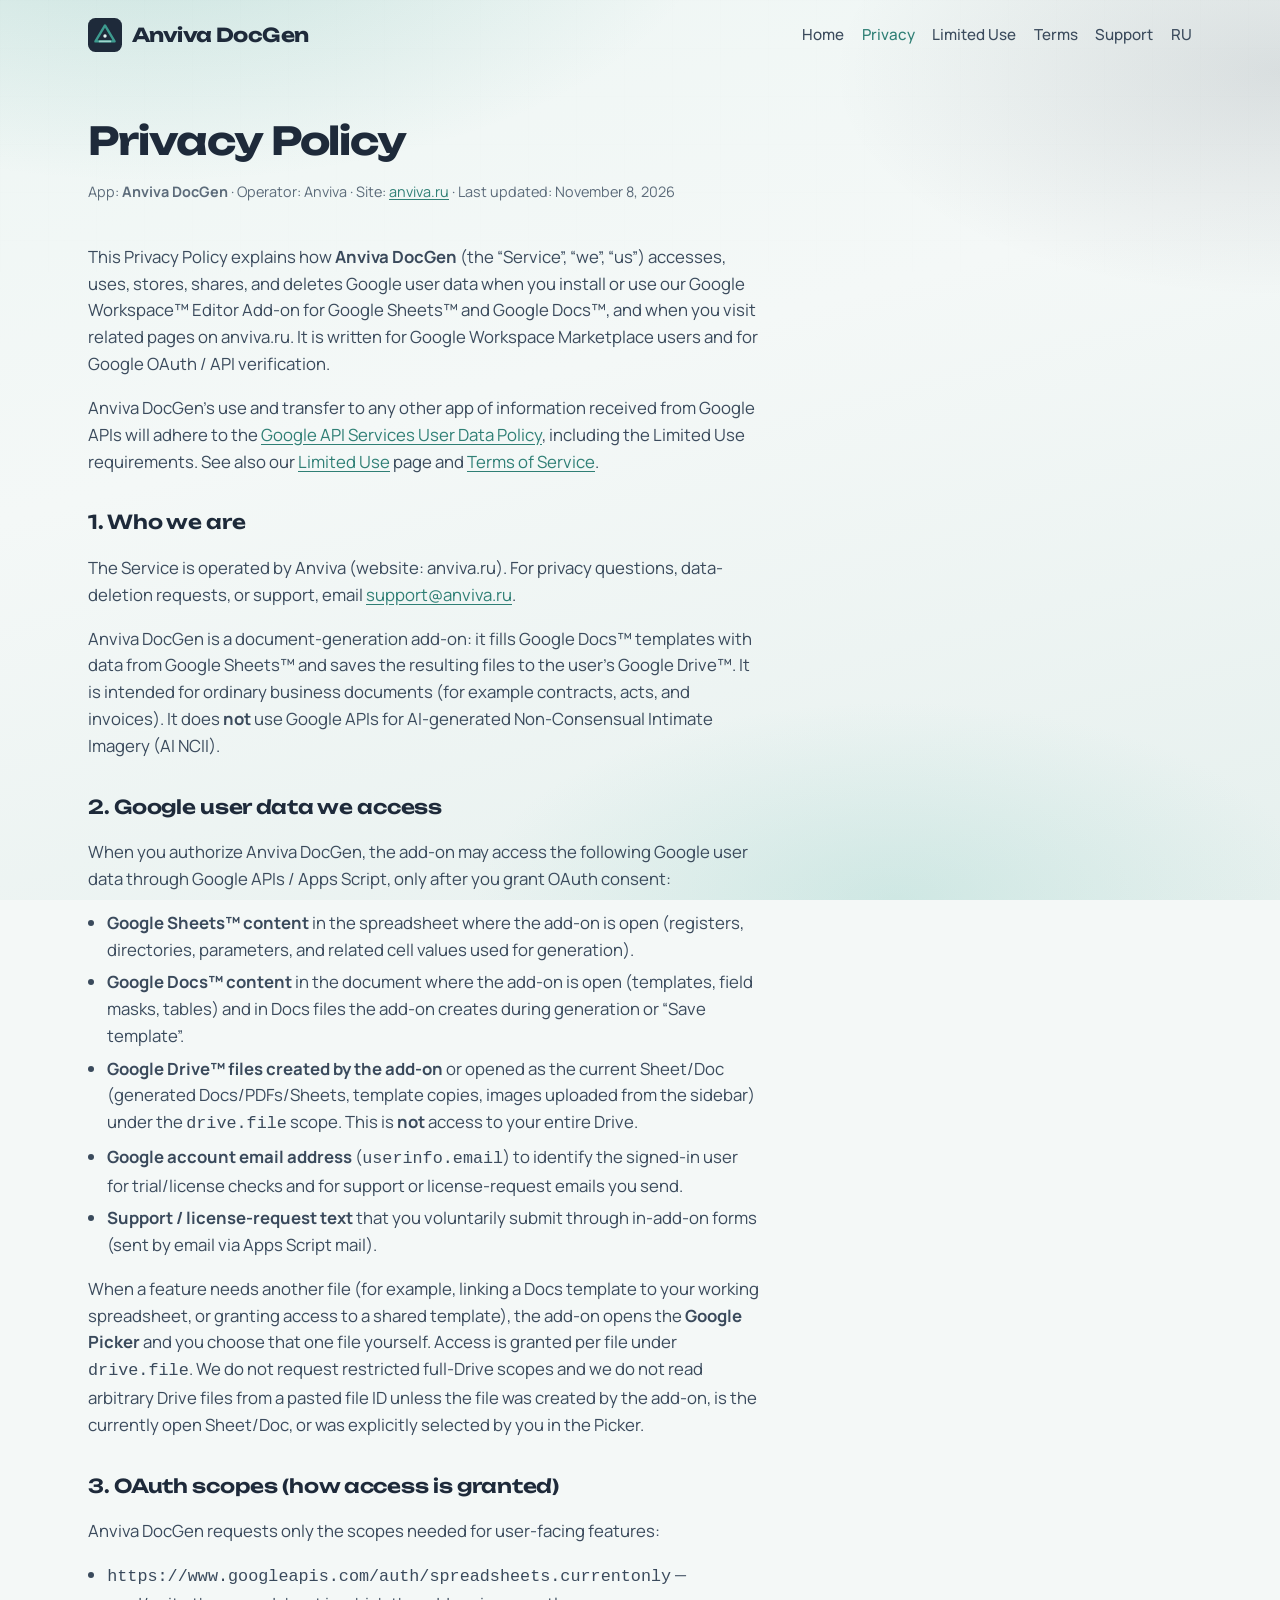
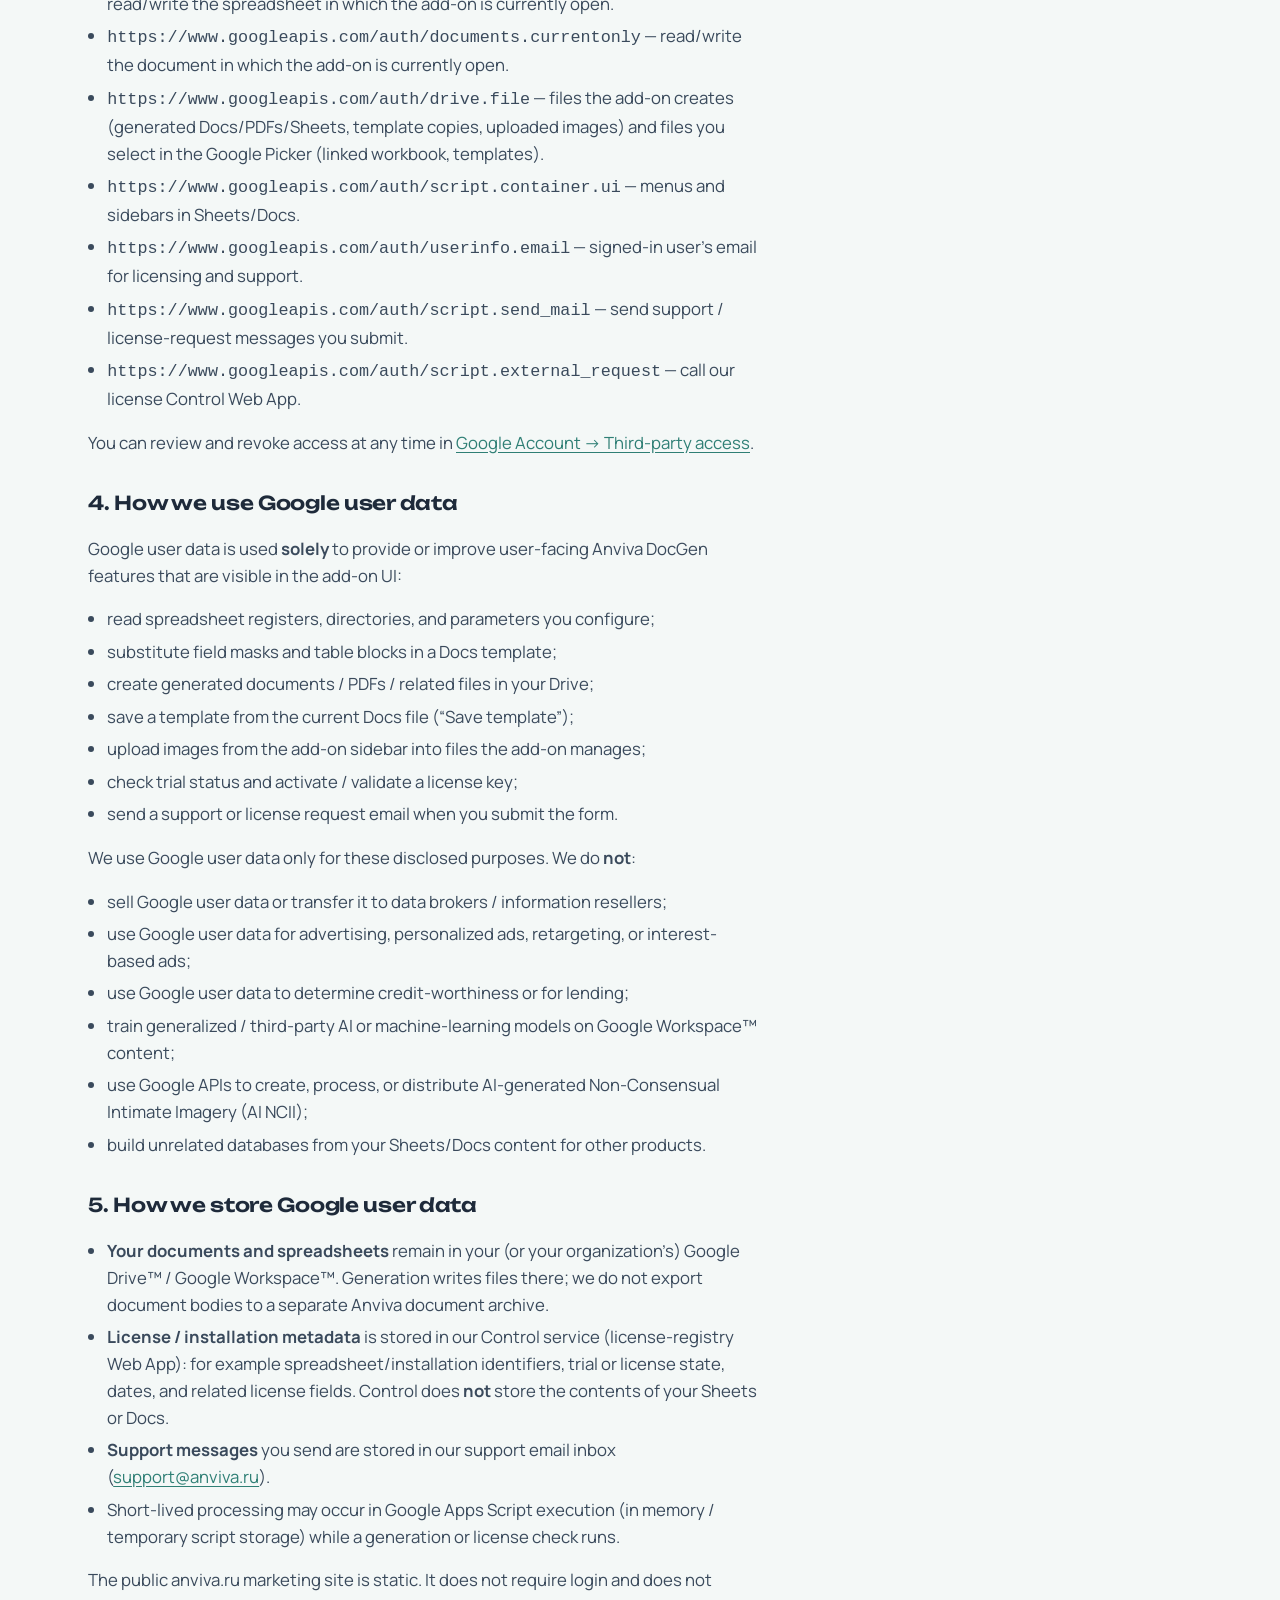
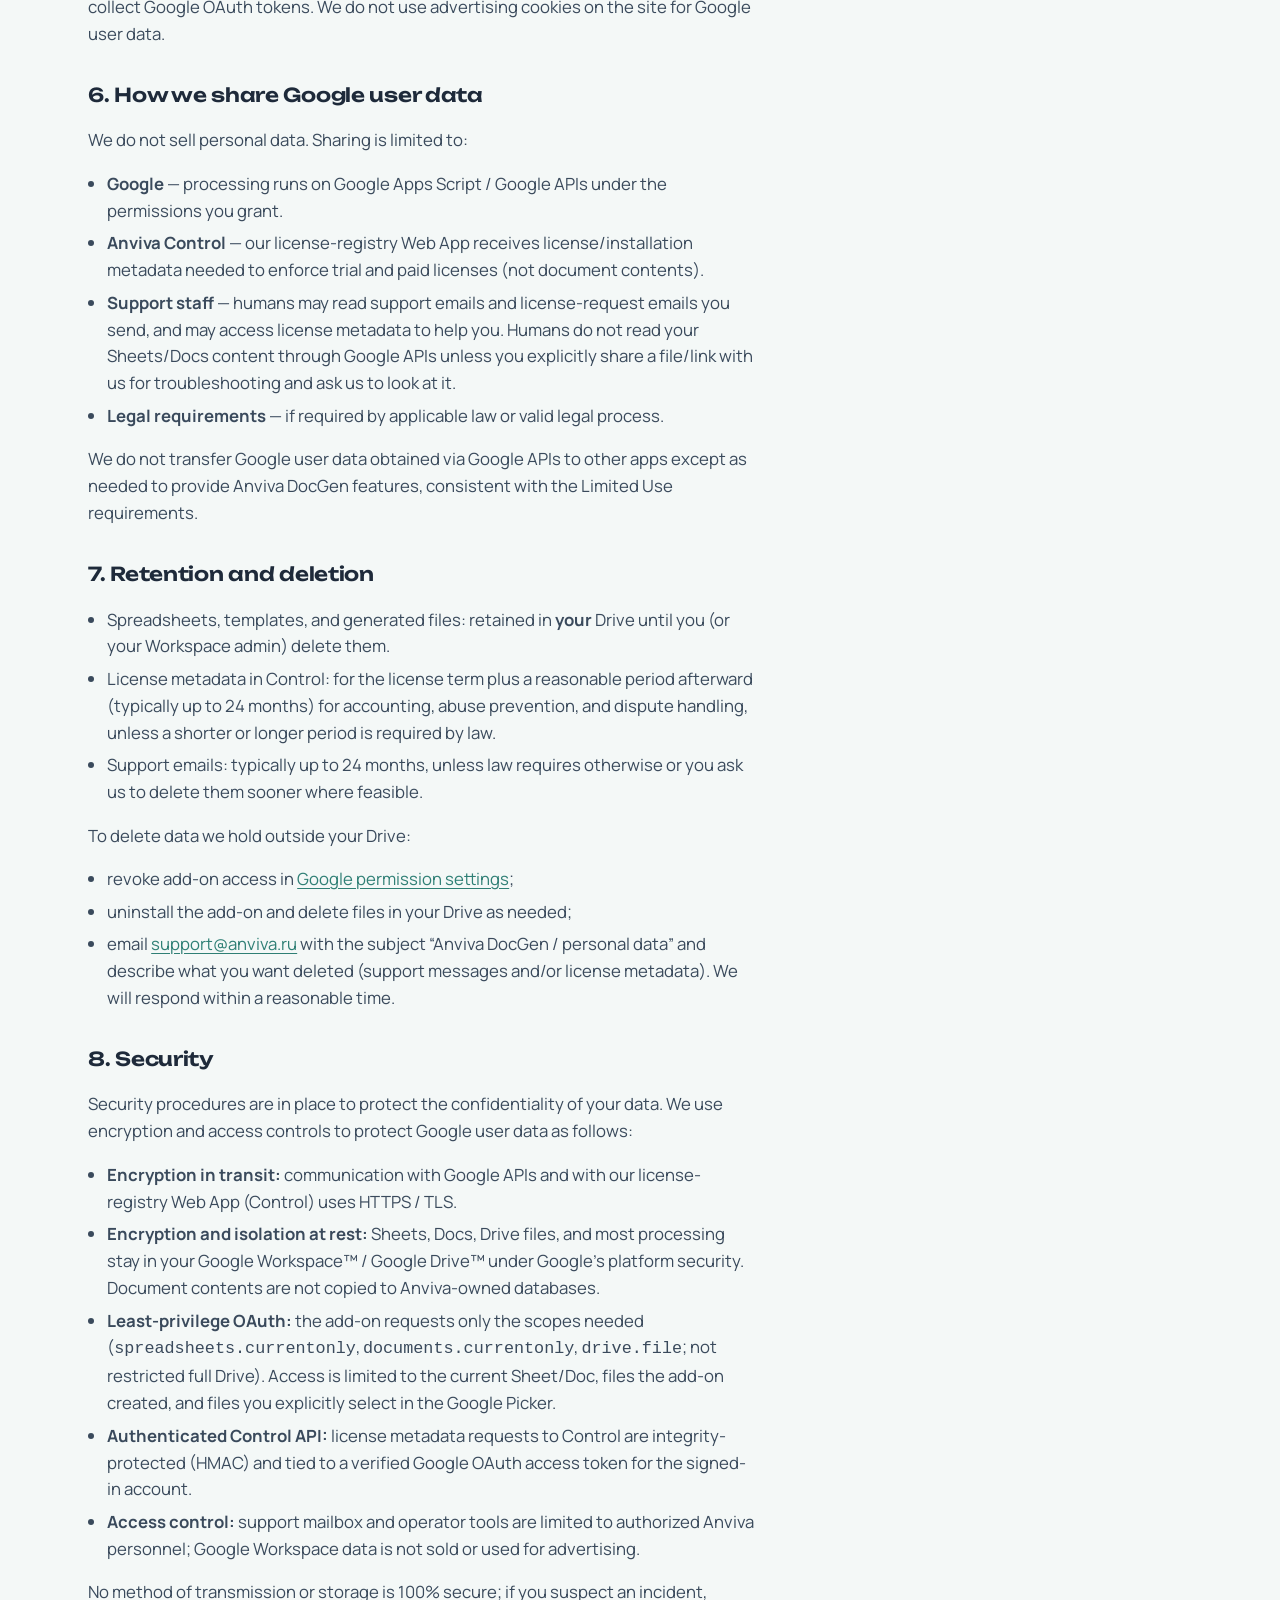
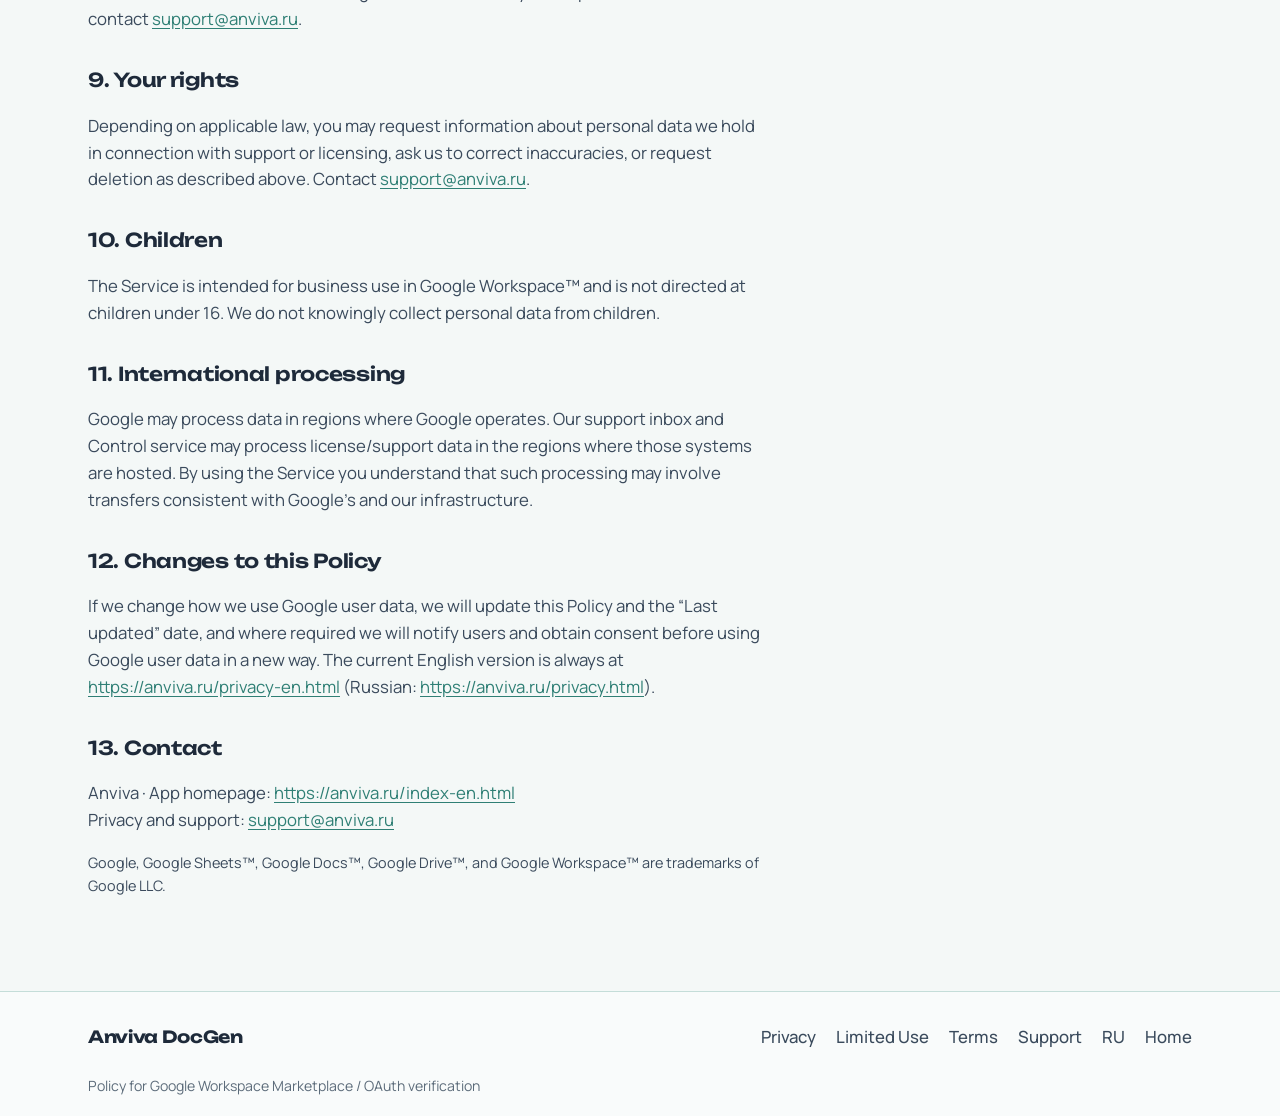
<file: privacy-en.html>
﻿<!DOCTYPE html>
<html lang="en">
<head>
  <meta charset="utf-8">
  <meta name="viewport" content="width=device-width, initial-scale=1">
  <title>Privacy Policy — Anviva DocGen</title>
  <meta name="description" content="Anviva DocGen Privacy Policy: how the Google Workspace Add-on accesses, uses, stores, shares, and deletes Google user data.">
  <link rel="canonical" href="https://anviva.ru/privacy-en.html">
  <link rel="alternate" hreflang="ru" href="https://anviva.ru/privacy.html">
  <link rel="alternate" hreflang="en" href="https://anviva.ru/privacy-en.html">
  <link rel="icon" href="assets/anviva-icon.svg" type="image/svg+xml">
  <link rel="preconnect" href="https://fonts.googleapis.com">
  <link rel="preconnect" href="https://fonts.gstatic.com" crossorigin>
  <link href="https://fonts.googleapis.com/css2?family=Manrope:wght@400;500;600;700&family=Unbounded:wght@500;600;700&display=swap" rel="stylesheet">
  <link rel="stylesheet" href="css/site.css">
</head>
<body>
  <div class="atmosphere" aria-hidden="true"></div>
  <a class="skip-link" href="#main">Skip to content</a>

  <header class="site-header">
    <a class="brand" href="index-en.html">
      <img class="brand__mark" src="assets/anviva-icon.svg" width="34" height="34" alt="">
      <span class="brand__name">Anviva DocGen</span>
    </a>
    <nav class="nav" aria-label="Main navigation">
      <a href="index-en.html">Home</a>
      <a href="privacy-en.html" aria-current="page">Privacy</a>
      <a href="limited-use-en.html">Limited Use</a>
      <a href="terms-en.html">Terms</a>
      <a href="support-en.html">Support</a>
      <a href="privacy.html" lang="ru" hreflang="ru">RU</a>
    </nav>
  </header>

  <main id="main" class="wrap">
    <header class="page-hero">
      <h1>Privacy Policy</h1>
      <p class="meta">
        App: <strong>Anviva DocGen</strong> · Operator: Anviva · Site:
        <a href="https://anviva.ru/index-en.html">anviva.ru</a> ·
        Last updated: November 8, 2026
      </p>
    </header>

    <article class="prose">
      <p>
        This Privacy Policy explains how <strong>Anviva DocGen</strong> (the “Service”, “we”, “us”)
        accesses, uses, stores, shares, and deletes Google user data when you install or use our
        Google Workspace™ Editor Add-on for Google Sheets™ and Google Docs™, and when you visit
        related pages on anviva.ru. It is written for Google Workspace Marketplace users and for
        Google OAuth / API verification.
      </p>
      <p>
        Anviva DocGen’s use and transfer to any other app of information received from Google APIs
        will adhere to the
        <a href="https://developers.google.com/terms/api-services-user-data-policy" rel="noopener noreferrer" target="_blank">Google API Services User Data Policy</a>,
        including the Limited Use requirements. See also our
        <a href="limited-use-en.html">Limited Use</a> page and
        <a href="terms-en.html">Terms of Service</a>.
      </p>

      <h2>1. Who we are</h2>
      <p>
        The Service is operated by Anviva (website: anviva.ru). For privacy questions, data-deletion
        requests, or support, email
        <a href="mailto:support@anviva.ru">support@anviva.ru</a>.
      </p>
      <p>
        Anviva DocGen is a document-generation add-on: it fills Google Docs™ templates with data from
        Google Sheets™ and saves the resulting files to the user’s Google Drive™. It is intended for
        ordinary business documents (for example contracts, acts, and invoices). It does
        <strong>not</strong> use Google APIs for AI-generated Non-Consensual Intimate Imagery (AI NCII).
      </p>

      <h2>2. Google user data we access</h2>
      <p>
        When you authorize Anviva DocGen, the add-on may access the following Google user data through
        Google APIs / Apps Script, only after you grant OAuth consent:
      </p>
      <ul>
        <li>
          <strong>Google Sheets™ content</strong> in the spreadsheet where the add-on is open
          (registers, directories, parameters, and related cell values used for generation).
        </li>
        <li>
          <strong>Google Docs™ content</strong> in the document where the add-on is open
          (templates, field masks, tables) and in Docs files the add-on creates during generation
          or “Save template”.
        </li>
        <li>
          <strong>Google Drive™ files created by the add-on</strong> or opened as the current Sheet/Doc
          (generated Docs/PDFs/Sheets, template copies, images uploaded from the sidebar) under the
          <code>drive.file</code> scope. This is <strong>not</strong> access to your entire Drive.
        </li>
        <li>
          <strong>Google account email address</strong> (<code>userinfo.email</code>) to identify the
          signed-in user for trial/license checks and for support or license-request emails you send.
        </li>
        <li>
          <strong>Support / license-request text</strong> that you voluntarily submit through in-add-on
          forms (sent by email via Apps Script mail).
        </li>
      </ul>
      <p>
        When a feature needs another file (for example, linking a Docs template to your working
        spreadsheet, or granting access to a shared template), the add-on opens the
        <strong>Google Picker</strong> and you choose that one file yourself. Access is granted
        per file under <code>drive.file</code>. We do not request restricted full-Drive scopes and
        we do not read arbitrary Drive files from a pasted file ID unless the file was created by the
        add-on, is the currently open Sheet/Doc, or was explicitly selected by you in the Picker.
      </p>

      <h2>3. OAuth scopes (how access is granted)</h2>
      <p>Anviva DocGen requests only the scopes needed for user-facing features:</p>
      <ul>
        <li><code>https://www.googleapis.com/auth/spreadsheets.currentonly</code> — read/write the spreadsheet in which the add-on is currently open.</li>
        <li><code>https://www.googleapis.com/auth/documents.currentonly</code> — read/write the document in which the add-on is currently open.</li>
        <li><code>https://www.googleapis.com/auth/drive.file</code> — files the add-on creates (generated Docs/PDFs/Sheets, template copies, uploaded images) and files you select in the Google Picker (linked workbook, templates).</li>
        <li><code>https://www.googleapis.com/auth/script.container.ui</code> — menus and sidebars in Sheets/Docs.</li>
        <li><code>https://www.googleapis.com/auth/userinfo.email</code> — signed-in user’s email for licensing and support.</li>
        <li><code>https://www.googleapis.com/auth/script.send_mail</code> — send support / license-request messages you submit.</li>
        <li><code>https://www.googleapis.com/auth/script.external_request</code> — call our license Control Web App.</li>
      </ul>
      <p>
        You can review and revoke access at any time in
        <a href="https://myaccount.google.com/permissions" rel="noopener noreferrer" target="_blank">Google Account → Third-party access</a>.
      </p>

      <h2>4. How we use Google user data</h2>
      <p>
        Google user data is used <strong>solely</strong> to provide or improve user-facing Anviva DocGen
        features that are visible in the add-on UI:
      </p>
      <ul>
        <li>read spreadsheet registers, directories, and parameters you configure;</li>
        <li>substitute field masks and table blocks in a Docs template;</li>
        <li>create generated documents / PDFs / related files in your Drive;</li>
        <li>save a template from the current Docs file (“Save template”);</li>
        <li>upload images from the add-on sidebar into files the add-on manages;</li>
        <li>check trial status and activate / validate a license key;</li>
        <li>send a support or license request email when you submit the form.</li>
      </ul>
      <p>We use Google user data only for these disclosed purposes. We do <strong>not</strong>:</p>
      <ul>
        <li>sell Google user data or transfer it to data brokers / information resellers;</li>
        <li>use Google user data for advertising, personalized ads, retargeting, or interest-based ads;</li>
        <li>use Google user data to determine credit-worthiness or for lending;</li>
        <li>train generalized / third-party AI or machine-learning models on Google Workspace™ content;</li>
        <li>use Google APIs to create, process, or distribute AI-generated Non-Consensual Intimate Imagery (AI NCII);</li>
        <li>build unrelated databases from your Sheets/Docs content for other products.</li>
      </ul>

      <h2>5. How we store Google user data</h2>
      <ul>
        <li>
          <strong>Your documents and spreadsheets</strong> remain in your (or your organization’s)
          Google Drive™ / Google Workspace™. Generation writes files there; we do not export document
          bodies to a separate Anviva document archive.
        </li>
        <li>
          <strong>License / installation metadata</strong> is stored in our Control service (license-registry
          Web App): for example spreadsheet/installation identifiers, trial or license state, dates,
          and related license fields. Control does <strong>not</strong> store the contents of your
          Sheets or Docs.
        </li>
        <li>
          <strong>Support messages</strong> you send are stored in our support email inbox
          (<a href="mailto:support@anviva.ru">support@anviva.ru</a>).
        </li>
        <li>
          Short-lived processing may occur in Google Apps Script execution (in memory / temporary
          script storage) while a generation or license check runs.
        </li>
      </ul>
      <p>
        The public anviva.ru marketing site is static. It does not require login and does not collect
        Google OAuth tokens. We do not use advertising cookies on the site for Google user data.
      </p>

      <h2>6. How we share Google user data</h2>
      <p>We do not sell personal data. Sharing is limited to:</p>
      <ul>
        <li>
          <strong>Google</strong> — processing runs on Google Apps Script / Google APIs under the
          permissions you grant.
        </li>
        <li>
          <strong>Anviva Control</strong> — our license-registry Web App receives license/installation
          metadata needed to enforce trial and paid licenses (not document contents).
        </li>
        <li>
          <strong>Support staff</strong> — humans may read support emails and license-request emails
          you send, and may access license metadata to help you. Humans do not read your Sheets/Docs
          content through Google APIs unless you explicitly share a file/link with us for troubleshooting
          and ask us to look at it.
        </li>
        <li>
          <strong>Legal requirements</strong> — if required by applicable law or valid legal process.
        </li>
      </ul>
      <p>
        We do not transfer Google user data obtained via Google APIs to other apps except as needed
        to provide Anviva DocGen features, consistent with the Limited Use requirements.
      </p>

      <h2>7. Retention and deletion</h2>
      <ul>
        <li>
          Spreadsheets, templates, and generated files: retained in <strong>your</strong> Drive until
          you (or your Workspace admin) delete them.
        </li>
        <li>
          License metadata in Control: for the license term plus a reasonable period afterward
          (typically up to 24 months) for accounting, abuse prevention, and dispute handling, unless
          a shorter or longer period is required by law.
        </li>
        <li>
          Support emails: typically up to 24 months, unless law requires otherwise or you ask us to
          delete them sooner where feasible.
        </li>
      </ul>
      <p>To delete data we hold outside your Drive:</p>
      <ul>
        <li>revoke add-on access in
          <a href="https://myaccount.google.com/permissions" rel="noopener noreferrer" target="_blank">Google permission settings</a>;</li>
        <li>uninstall the add-on and delete files in your Drive as needed;</li>
        <li>email <a href="mailto:support@anviva.ru">support@anviva.ru</a> with the subject
          “Anviva DocGen / personal data” and describe what you want deleted (support messages and/or
          license metadata). We will respond within a reasonable time.</li>
      </ul>

      <h2>8. Security</h2>
      <p>
        Security procedures are in place to protect the confidentiality of your data.
        We use encryption and access controls to protect Google user data as follows:
      </p>
      <ul>
        <li>
          <strong>Encryption in transit:</strong> communication with Google APIs and with our
          license-registry Web App (Control) uses HTTPS / TLS.
        </li>
        <li>
          <strong>Encryption and isolation at rest:</strong> Sheets, Docs, Drive files, and most
          processing stay in your Google Workspace™ / Google Drive™ under Google’s platform
          security. Document contents are not copied to Anviva-owned databases.
        </li>
        <li>
          <strong>Least-privilege OAuth:</strong> the add-on requests only the scopes needed
          (<code>spreadsheets.currentonly</code>, <code>documents.currentonly</code>,
          <code>drive.file</code>; not restricted full Drive). Access is limited to the current
          Sheet/Doc, files the add-on created, and files you explicitly select in the Google Picker.
        </li>
        <li>
          <strong>Authenticated Control API:</strong> license metadata requests to Control are
          integrity-protected (HMAC) and tied to a verified Google OAuth access token for the
          signed-in account.
        </li>
        <li>
          <strong>Access control:</strong> support mailbox and operator tools are limited to
          authorized Anviva personnel; Google Workspace data is not sold or used for advertising.
        </li>
      </ul>
      <p>
        No method of transmission or storage is 100% secure; if you suspect an incident, contact
        <a href="mailto:support@anviva.ru">support@anviva.ru</a>.
      </p>

      <h2>9. Your rights</h2>
      <p>
        Depending on applicable law, you may request information about personal data we hold in
        connection with support or licensing, ask us to correct inaccuracies, or request deletion
        as described above. Contact
        <a href="mailto:support@anviva.ru">support@anviva.ru</a>.
      </p>

      <h2>10. Children</h2>
      <p>
        The Service is intended for business use in Google Workspace™ and is not directed at children
        under 16. We do not knowingly collect personal data from children.
      </p>

      <h2>11. International processing</h2>
      <p>
        Google may process data in regions where Google operates. Our support inbox and Control
        service may process license/support data in the regions where those systems are hosted.
        By using the Service you understand that such processing may involve transfers consistent
        with Google’s and our infrastructure.
      </p>

      <h2>12. Changes to this Policy</h2>
      <p>
        If we change how we use Google user data, we will update this Policy and the “Last updated”
        date, and where required we will notify users and obtain consent before using Google user
        data in a new way. The current English version is always at
        <a href="https://anviva.ru/privacy-en.html">https://anviva.ru/privacy-en.html</a>
        (Russian: <a href="https://anviva.ru/privacy.html">https://anviva.ru/privacy.html</a>).
      </p>

      <h2>13. Contact</h2>
      <p>
        Anviva · App homepage:
        <a href="https://anviva.ru/index-en.html">https://anviva.ru/index-en.html</a><br>
        Privacy and support:
        <a href="mailto:support@anviva.ru">support@anviva.ru</a>
      </p>

      <p class="meta">
        Google, Google Sheets™, Google Docs™, Google Drive™, and Google Workspace™ are trademarks of Google LLC.
      </p>
    </article>
  </main>

  <footer class="site-footer">
    <div class="wrap site-footer__inner">
      <div class="site-footer__brand">Anviva DocGen</div>
      <nav class="site-footer__links" aria-label="Footer">
        <a href="privacy-en.html" aria-current="page">Privacy</a>
        <a href="limited-use-en.html">Limited Use</a>
        <a href="terms-en.html">Terms</a>
        <a href="support-en.html">Support</a>
        <a href="privacy.html" lang="ru" hreflang="ru">RU</a>
        <a href="https://anviva.ru/index-en.html">Home</a>
      </nav>
      <p class="site-footer__note">Policy for Google Workspace Marketplace / OAuth verification</p>
    </div>
  </footer>
</body>
</html>
</file>
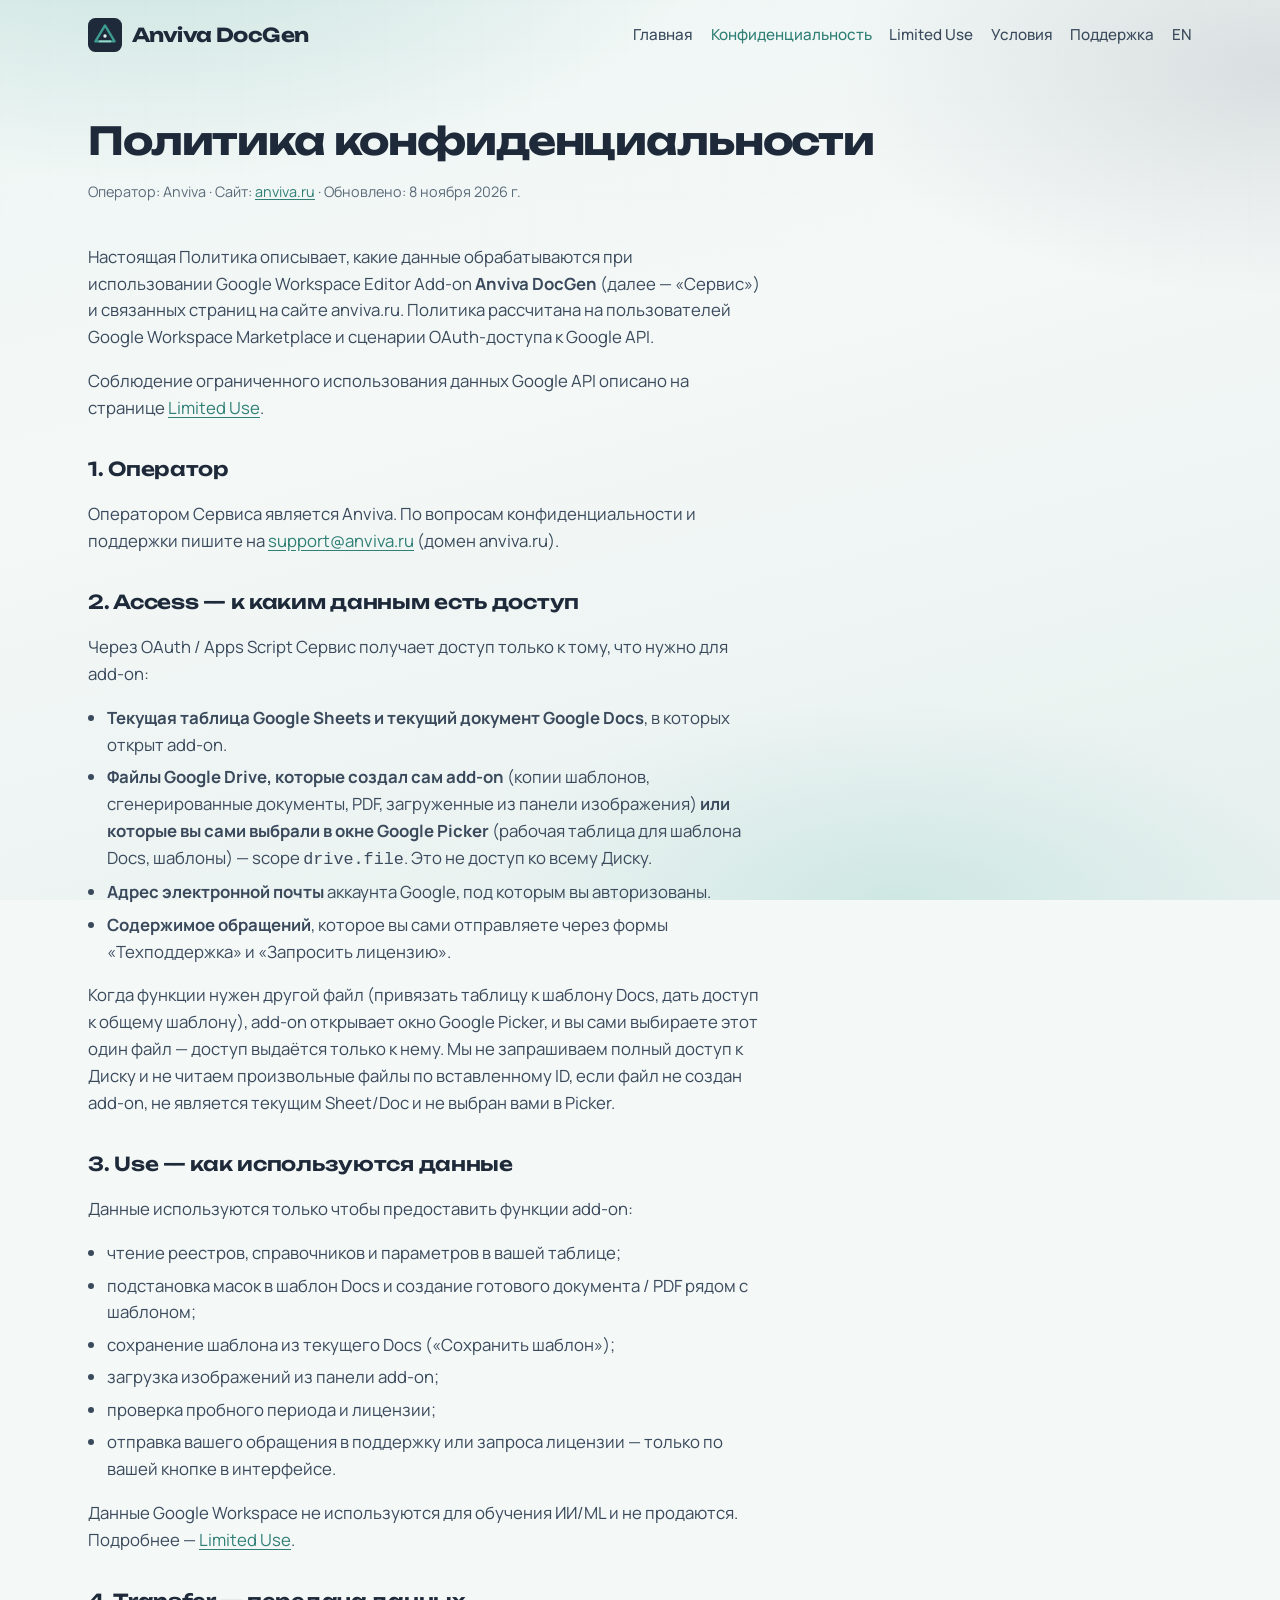
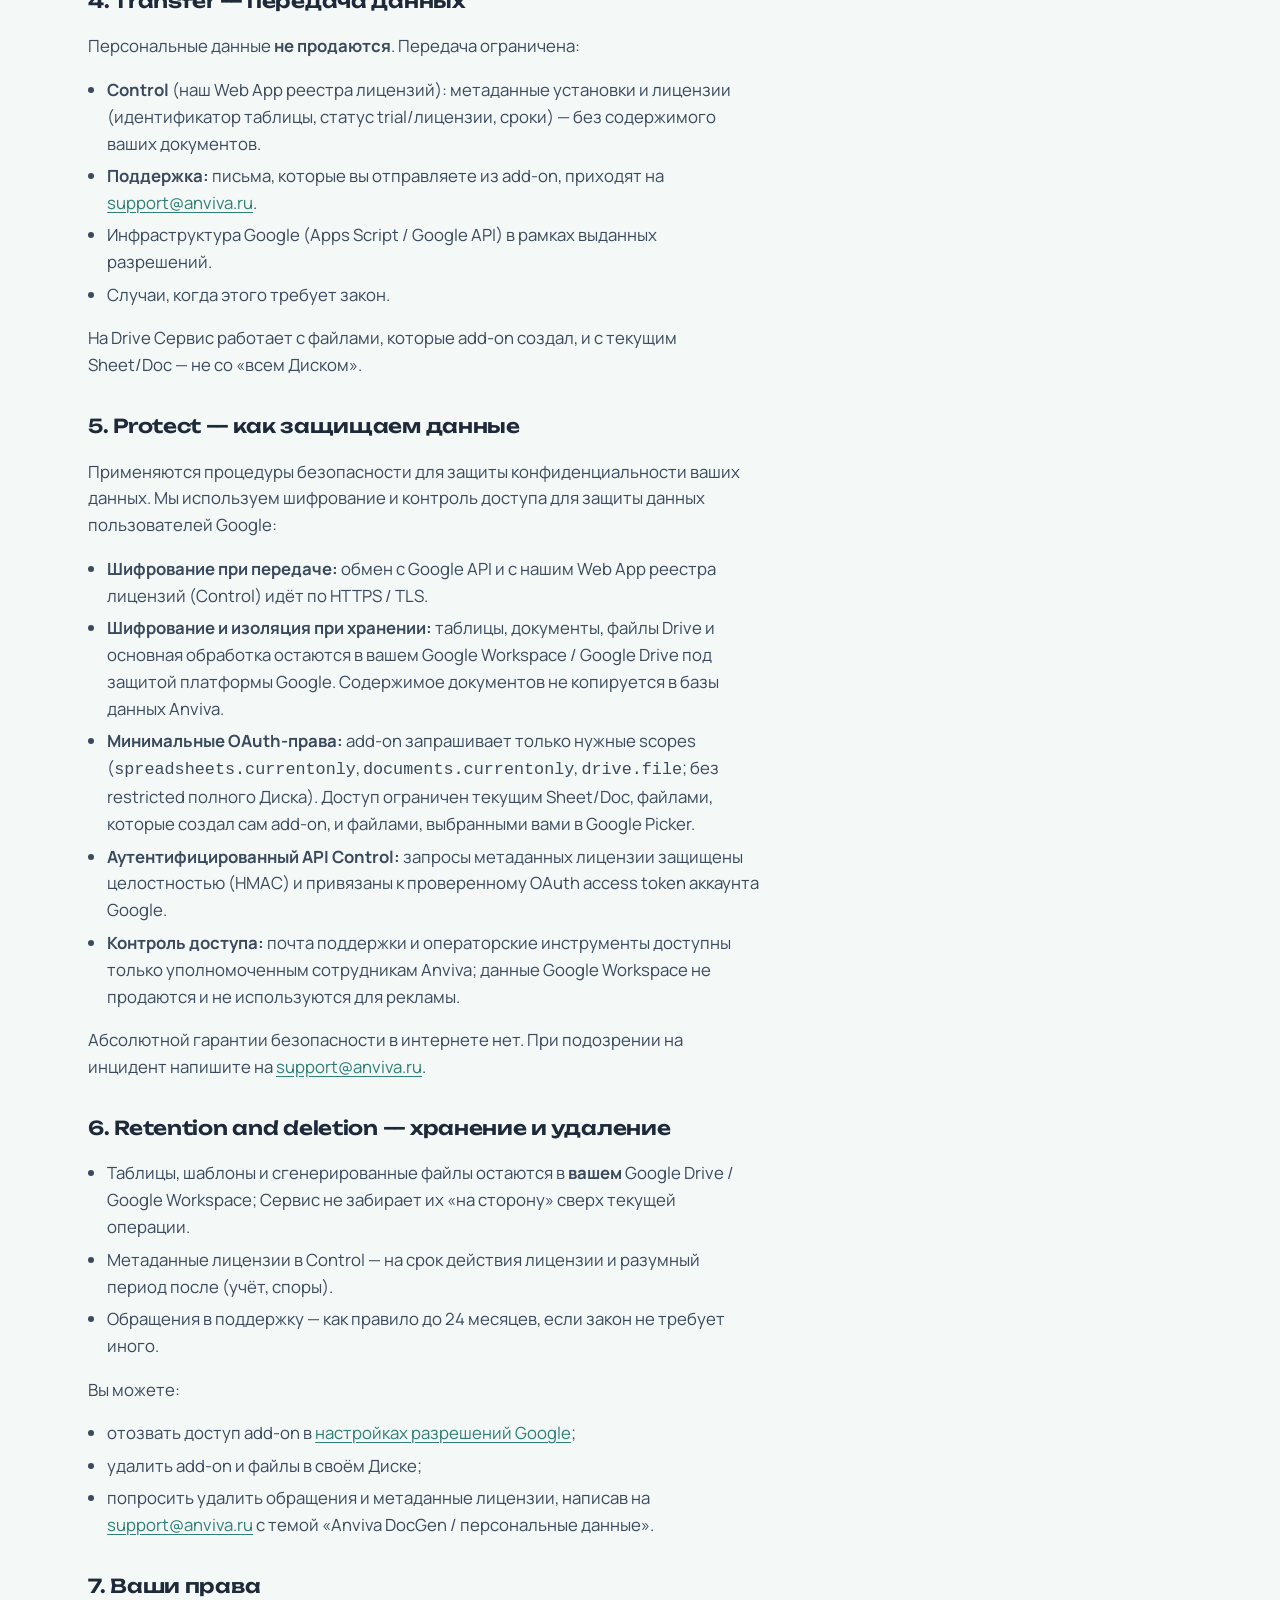
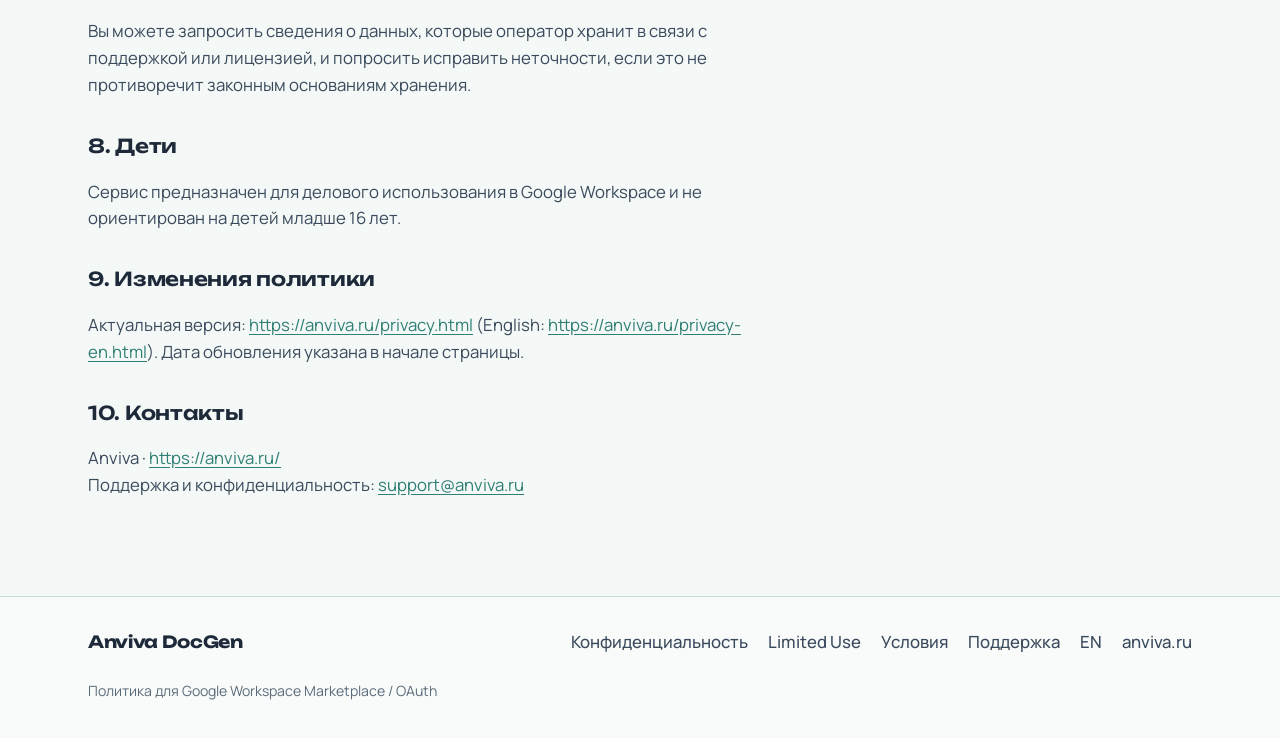
<file: privacy.html>
﻿<!DOCTYPE html>
<html lang="ru">
<head>
  <meta charset="utf-8">
  <meta name="viewport" content="width=device-width, initial-scale=1">
  <title>Политика конфиденциальности — Anviva DocGen</title>
  <meta name="description" content="Политика конфиденциальности Anviva DocGen: доступ, использование, передача, защита и хранение данных Google Workspace Add-on.">
  <link rel="canonical" href="https://anviva.ru/privacy.html">
  <link rel="alternate" hreflang="ru" href="https://anviva.ru/privacy.html">
  <link rel="alternate" hreflang="en" href="https://anviva.ru/privacy-en.html">
  <link rel="icon" href="assets/anviva-icon.svg" type="image/svg+xml">
  <link rel="preconnect" href="https://fonts.googleapis.com">
  <link rel="preconnect" href="https://fonts.gstatic.com" crossorigin>
  <link href="https://fonts.googleapis.com/css2?family=Manrope:wght@400;500;600;700&family=Unbounded:wght@500;600;700&display=swap" rel="stylesheet">
  <link rel="stylesheet" href="css/site.css">
</head>
<body>
  <div class="atmosphere" aria-hidden="true"></div>
  <a class="skip-link" href="#main">К содержанию</a>

  <header class="site-header">
    <a class="brand" href="index.html">
      <img class="brand__mark" src="assets/anviva-icon.svg" width="34" height="34" alt="">
      <span class="brand__name">Anviva DocGen</span>
    </a>
    <nav class="nav" aria-label="Основная навигация">
      <a href="index.html">Главная</a>
      <a href="privacy.html" aria-current="page">Конфиденциальность</a>
      <a href="limited-use.html">Limited Use</a>
      <a href="terms.html">Условия</a>
      <a href="support.html">Поддержка</a>
      <a href="privacy-en.html" lang="en" hreflang="en">EN</a>
    </nav>
  </header>

  <main id="main" class="wrap">
    <header class="page-hero">
      <h1>Политика конфиденциальности</h1>
      <p class="meta">Оператор: Anviva · Сайт: <a href="https://anviva.ru/">anviva.ru</a> · Обновлено: 8 ноября 2026 г.</p>
    </header>

    <article class="prose">
      <p>
        Настоящая Политика описывает, какие данные обрабатываются при использовании
        Google Workspace Editor Add-on <strong>Anviva DocGen</strong> (далее — «Сервис»)
        и связанных страниц на сайте anviva.ru. Политика рассчитана на пользователей
        Google Workspace Marketplace и сценарии OAuth-доступа к Google API.
      </p>
      <p>
        Соблюдение ограниченного использования данных Google API описано на странице
        <a href="limited-use.html">Limited Use</a>.
      </p>

      <h2>1. Оператор</h2>
      <p>
        Оператором Сервиса является Anviva. По вопросам конфиденциальности и поддержки
        пишите на
        <a href="mailto:support@anviva.ru">support@anviva.ru</a>
        (домен anviva.ru).
      </p>

      <h2>2. Access — к каким данным есть доступ</h2>
      <p>Через OAuth / Apps Script Сервис получает доступ только к тому, что нужно для add-on:</p>
      <ul>
        <li><strong>Текущая таблица Google Sheets и текущий документ Google Docs</strong>, в которых открыт add-on.</li>
        <li><strong>Файлы Google Drive, которые создал сам add-on</strong> (копии шаблонов, сгенерированные документы, PDF, загруженные из панели изображения) <strong>или которые вы сами выбрали в окне Google Picker</strong> (рабочая таблица для шаблона Docs, шаблоны) — scope <code>drive.file</code>. Это не доступ ко всему Диску.</li>
        <li><strong>Адрес электронной почты</strong> аккаунта Google, под которым вы авторизованы.</li>
        <li><strong>Содержимое обращений</strong>, которое вы сами отправляете через формы «Техподдержка» и «Запросить лицензию».</li>
      </ul>
      <p>
        Когда функции нужен другой файл (привязать таблицу к шаблону Docs, дать доступ к общему шаблону), add-on открывает окно Google Picker, и вы сами выбираете этот один файл — доступ выдаётся только к нему. Мы не запрашиваем полный доступ к Диску и не читаем произвольные файлы по вставленному ID, если файл не создан add-on, не является текущим Sheet/Doc и не выбран вами в Picker.
      </p>

      <h2>3. Use — как используются данные</h2>
      <p>Данные используются только чтобы предоставить функции add-on:</p>
      <ul>
        <li>чтение реестров, справочников и параметров в вашей таблице;</li>
        <li>подстановка масок в шаблон Docs и создание готового документа / PDF рядом с шаблоном;</li>
        <li>сохранение шаблона из текущего Docs («Сохранить шаблон»);</li>
        <li>загрузка изображений из панели add-on;</li>
        <li>проверка пробного периода и лицензии;</li>
        <li>отправка вашего обращения в поддержку или запроса лицензии — только по вашей кнопке в интерфейсе.</li>
      </ul>
      <p>
        Данные Google Workspace не используются для обучения ИИ/ML и не продаются. Подробнее —
        <a href="limited-use.html">Limited Use</a>.
      </p>

      <h2>4. Transfer — передача данных</h2>
      <p>Персональные данные <strong>не продаются</strong>. Передача ограничена:</p>
      <ul>
        <li><strong>Control</strong> (наш Web App реестра лицензий): метаданные установки и лицензии
          (идентификатор таблицы, статус trial/лицензии, сроки) — без содержимого ваших документов.</li>
        <li><strong>Поддержка:</strong> письма, которые вы отправляете из add-on, приходят на
          <a href="mailto:support@anviva.ru">support@anviva.ru</a>.</li>
        <li>Инфраструктура Google (Apps Script / Google API) в рамках выданных разрешений.</li>
        <li>Случаи, когда этого требует закон.</li>
      </ul>
      <p>
        На Drive Сервис работает с файлами, которые add-on создал, и с текущим Sheet/Doc —
        не со «всем Диском».
      </p>

      <h2>5. Protect — как защищаем данные</h2>
      <p>
        Применяются процедуры безопасности для защиты конфиденциальности ваших данных.
        Мы используем шифрование и контроль доступа для защиты данных пользователей Google:
      </p>
      <ul>
        <li>
          <strong>Шифрование при передаче:</strong> обмен с Google API и с нашим Web App реестра
          лицензий (Control) идёт по HTTPS / TLS.
        </li>
        <li>
          <strong>Шифрование и изоляция при хранении:</strong> таблицы, документы, файлы Drive и
          основная обработка остаются в вашем Google Workspace / Google Drive под защитой платформы
          Google. Содержимое документов не копируется в базы данных Anviva.
        </li>
        <li>
          <strong>Минимальные OAuth-права:</strong> add-on запрашивает только нужные scopes
          (<code>spreadsheets.currentonly</code>, <code>documents.currentonly</code>,
          <code>drive.file</code>; без restricted полного Диска). Доступ ограничен текущим
          Sheet/Doc, файлами, которые создал сам add-on, и файлами, выбранными вами в Google Picker.
        </li>
        <li>
          <strong>Аутентифицированный API Control:</strong> запросы метаданных лицензии защищены
          целостностью (HMAC) и привязаны к проверенному OAuth access token аккаунта Google.
        </li>
        <li>
          <strong>Контроль доступа:</strong> почта поддержки и операторские инструменты доступны
          только уполномоченным сотрудникам Anviva; данные Google Workspace не продаются и не
          используются для рекламы.
        </li>
      </ul>
      <p>
        Абсолютной гарантии безопасности в интернете нет. При подозрении на инцидент напишите на
        <a href="mailto:support@anviva.ru">support@anviva.ru</a>.
      </p>

      <h2>6. Retention and deletion — хранение и удаление</h2>
      <ul>
        <li>Таблицы, шаблоны и сгенерированные файлы остаются в <strong>вашем</strong> Google Drive / Google Workspace; Сервис не забирает их «на сторону» сверх текущей операции.</li>
        <li>Метаданные лицензии в Control — на срок действия лицензии и разумный период после (учёт, споры).</li>
        <li>Обращения в поддержку — как правило до 24 месяцев, если закон не требует иного.</li>
      </ul>
      <p>Вы можете:</p>
      <ul>
        <li>отозвать доступ add-on в
          <a href="https://myaccount.google.com/permissions" rel="noopener noreferrer" target="_blank">настройках разрешений Google</a>;</li>
        <li>удалить add-on и файлы в своём Диске;</li>
        <li>попросить удалить обращения и метаданные лицензии, написав на
          <a href="mailto:support@anviva.ru">support@anviva.ru</a>
          с темой «Anviva DocGen / персональные данные».</li>
      </ul>

      <h2>7. Ваши права</h2>
      <p>
        Вы можете запросить сведения о данных, которые оператор хранит в связи с поддержкой или лицензией,
        и попросить исправить неточности, если это не противоречит законным основаниям хранения.
      </p>

      <h2>8. Дети</h2>
      <p>
        Сервис предназначен для делового использования в Google Workspace и не ориентирован
        на детей младше 16 лет.
      </p>

      <h2>9. Изменения политики</h2>
      <p>
        Актуальная версия:
        <a href="https://anviva.ru/privacy.html">https://anviva.ru/privacy.html</a>
        (English: <a href="https://anviva.ru/privacy-en.html">https://anviva.ru/privacy-en.html</a>).
        Дата обновления указана в начале страницы.
      </p>

      <h2>10. Контакты</h2>
      <p>
        Anviva · <a href="https://anviva.ru/">https://anviva.ru/</a><br>
        Поддержка и конфиденциальность:
        <a href="mailto:support@anviva.ru">support@anviva.ru</a>
      </p>
    </article>
  </main>

  <footer class="site-footer">
    <div class="wrap site-footer__inner">
      <div class="site-footer__brand">Anviva DocGen</div>
      <nav class="site-footer__links" aria-label="Подвал">
        <a href="privacy.html" aria-current="page">Конфиденциальность</a>
        <a href="limited-use.html">Limited Use</a>
        <a href="terms.html">Условия</a>
        <a href="support.html">Поддержка</a>
        <a href="privacy-en.html" lang="en" hreflang="en">EN</a>
        <a href="https://anviva.ru/">anviva.ru</a>
      </nav>
      <p class="site-footer__note">Политика для Google Workspace Marketplace / OAuth</p>
    </div>
  </footer>
</body>
</html>
</file>
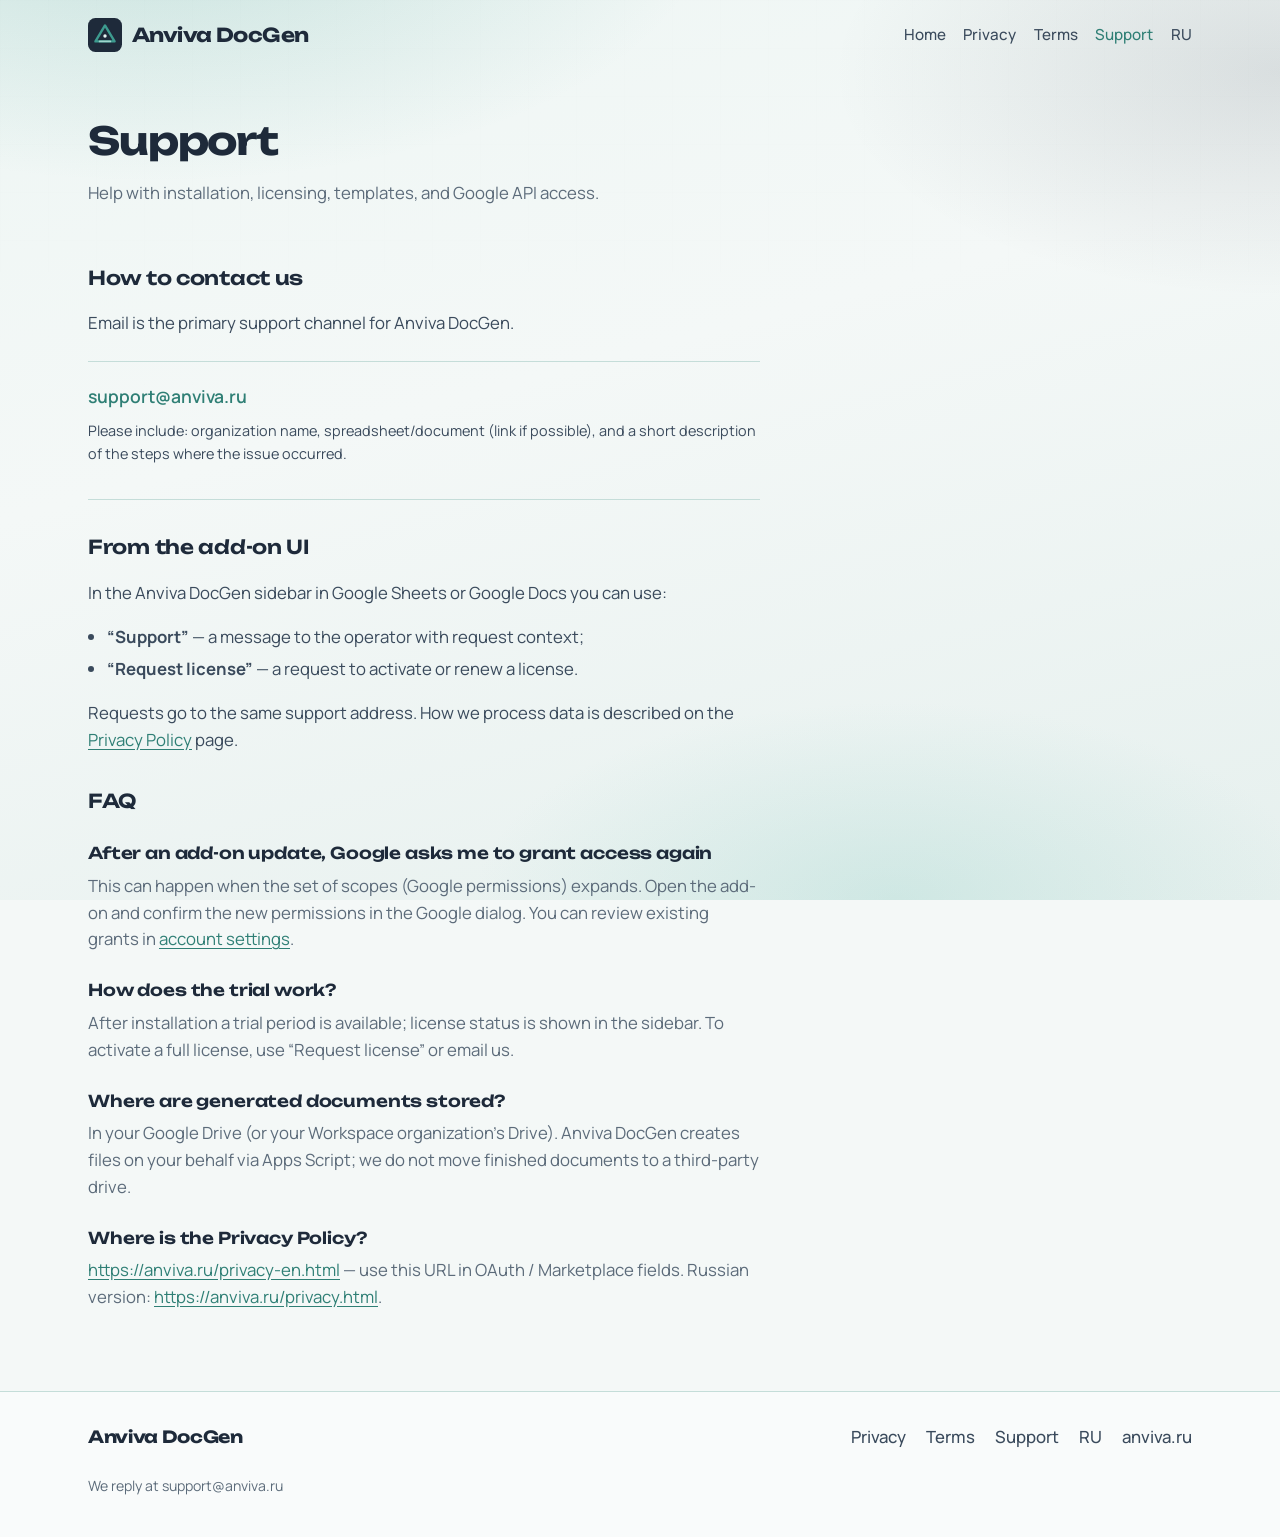
<file: support-en.html>
<!DOCTYPE html>
<html lang="en">
<head>
  <meta charset="utf-8">
  <meta name="viewport" content="width=device-width, initial-scale=1">
  <title>Support — Anviva DocGen</title>
  <meta name="description" content="Anviva DocGen support: how to contact us, in-add-on forms, and FAQ.">
  <link rel="canonical" href="https://anviva.ru/support-en.html">
  <link rel="alternate" hreflang="ru" href="https://anviva.ru/support.html">
  <link rel="alternate" hreflang="en" href="https://anviva.ru/support-en.html">
  <link rel="icon" href="assets/anviva-icon.svg" type="image/svg+xml">
  <link rel="preconnect" href="https://fonts.googleapis.com">
  <link rel="preconnect" href="https://fonts.gstatic.com" crossorigin>
  <link href="https://fonts.googleapis.com/css2?family=Manrope:wght@400;500;600;700&family=Unbounded:wght@500;600;700&display=swap" rel="stylesheet">
  <link rel="stylesheet" href="css/site.css">
</head>
<body>
  <div class="atmosphere" aria-hidden="true"></div>
  <a class="skip-link" href="#main">Skip to content</a>

  <header class="site-header">
    <a class="brand" href="index-en.html">
      <img class="brand__mark" src="assets/anviva-icon.svg" width="34" height="34" alt="">
      <span class="brand__name">Anviva DocGen</span>
    </a>
    <nav class="nav" aria-label="Main navigation">
      <a href="index-en.html">Home</a>
      <a href="privacy-en.html">Privacy</a>
      <a href="terms-en.html">Terms</a>
      <a href="support-en.html" aria-current="page">Support</a>
      <a href="support.html" lang="ru" hreflang="ru">RU</a>
    </nav>
  </header>

  <main id="main" class="wrap">
    <header class="page-hero">
      <h1>Support</h1>
      <p>Help with installation, licensing, templates, and Google API access.</p>
    </header>

    <div class="prose">
      <h2>How to contact us</h2>
      <p>
        Email is the primary support channel for Anviva DocGen.
      </p>
      <div class="contact-block">
        <a href="mailto:support@anviva.ru?subject=Anviva%20DocGen%20support">support@anviva.ru</a>
        <p class="meta" style="margin-top:0.5rem;">
          Please include: organization name, spreadsheet/document (link if possible),
          and a short description of the steps where the issue occurred.
        </p>
      </div>

      <h2>From the add-on UI</h2>
      <p>
        In the Anviva DocGen sidebar in Google Sheets or Google Docs you can use:
      </p>
      <ul>
        <li><strong>“Support”</strong> — a message to the operator with request context;</li>
        <li><strong>“Request license”</strong> — a request to activate or renew a license.</li>
      </ul>
      <p>
        Requests go to the same support address. How we process data is described on the
        <a href="privacy-en.html">Privacy Policy</a> page.
      </p>

      <h2>FAQ</h2>
      <dl class="faq">
        <dt>After an add-on update, Google asks me to grant access again</dt>
        <dd>
          This can happen when the set of scopes (Google permissions) expands. Open the add-on
          and confirm the new permissions in the Google dialog. You can review existing grants in
          <a href="https://myaccount.google.com/permissions" rel="noopener noreferrer" target="_blank">account settings</a>.
        </dd>

        <dt>How does the trial work?</dt>
        <dd>
          After installation a trial period is available; license status is shown in the sidebar.
          To activate a full license, use “Request license” or email us.
        </dd>

        <dt>Where are generated documents stored?</dt>
        <dd>
          In your Google Drive (or your Workspace organization’s Drive). Anviva DocGen creates files
          on your behalf via Apps Script; we do not move finished documents to a third-party drive.
        </dd>

        <dt>Where is the Privacy Policy?</dt>
        <dd>
          <a href="privacy-en.html">https://anviva.ru/privacy-en.html</a>
          — use this URL in OAuth / Marketplace fields.
          Russian version: <a href="privacy.html">https://anviva.ru/privacy.html</a>.
        </dd>
      </dl>
    </div>
  </main>

  <footer class="site-footer">
    <div class="wrap site-footer__inner">
      <div class="site-footer__brand">Anviva DocGen</div>
      <nav class="site-footer__links" aria-label="Footer">
        <a href="privacy-en.html">Privacy</a>
        <a href="terms-en.html">Terms</a>
        <a href="support-en.html" aria-current="page">Support</a>
        <a href="support.html" lang="ru" hreflang="ru">RU</a>
        <a href="https://anviva.ru/">anviva.ru</a>
      </nav>
      <p class="site-footer__note">We reply at support@anviva.ru</p>
    </div>
  </footer>
</body>
</html>
</file>
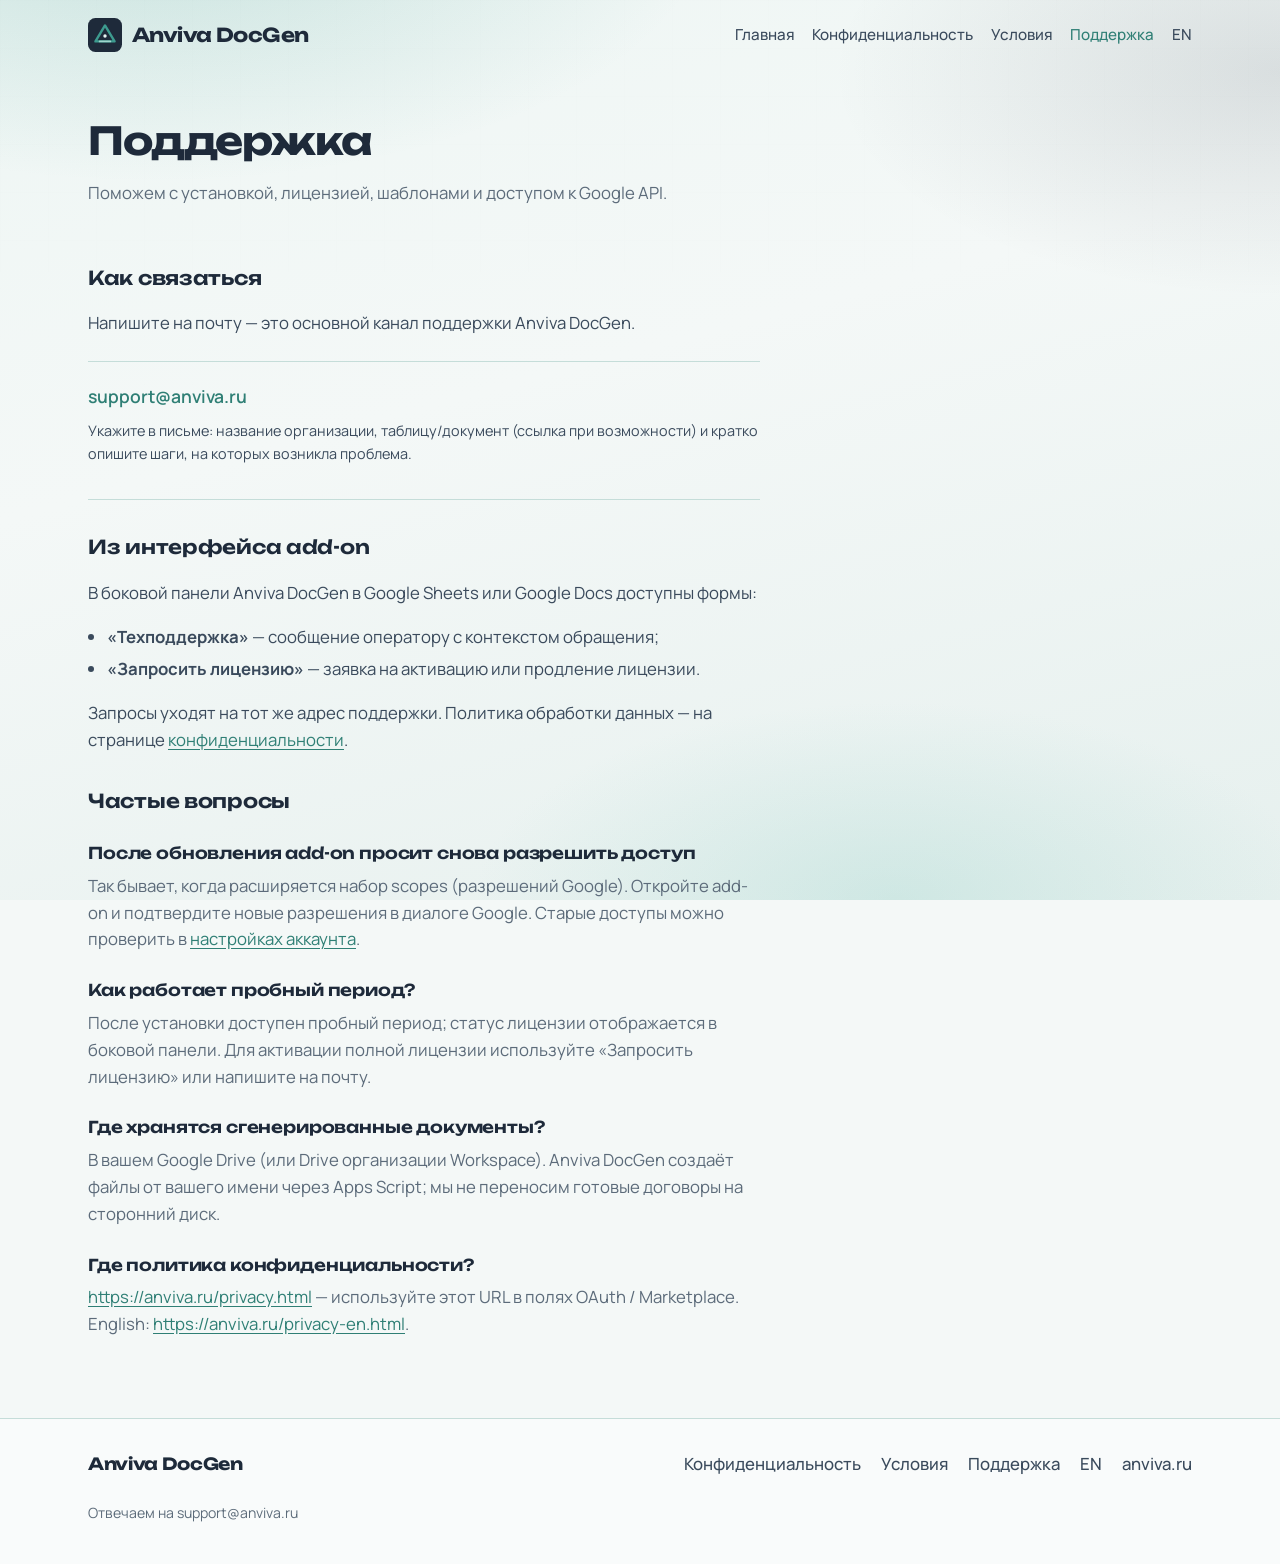
<file: support.html>
<!DOCTYPE html>
<html lang="ru">
<head>
  <meta charset="utf-8">
  <meta name="viewport" content="width=device-width, initial-scale=1">
  <title>Поддержка — Anviva DocGen</title>
  <meta name="description" content="Техподдержка Anviva DocGen: как связаться, формы в add-on и ответы на частые вопросы.">
  <link rel="canonical" href="https://anviva.ru/support.html">
  <link rel="alternate" hreflang="ru" href="https://anviva.ru/support.html">
  <link rel="alternate" hreflang="en" href="https://anviva.ru/support-en.html">
  <link rel="icon" href="assets/anviva-icon.svg" type="image/svg+xml">
  <link rel="preconnect" href="https://fonts.googleapis.com">
  <link rel="preconnect" href="https://fonts.gstatic.com" crossorigin>
  <link href="https://fonts.googleapis.com/css2?family=Manrope:wght@400;500;600;700&family=Unbounded:wght@500;600;700&display=swap" rel="stylesheet">
  <link rel="stylesheet" href="css/site.css">
</head>
<body>
  <div class="atmosphere" aria-hidden="true"></div>
  <a class="skip-link" href="#main">К содержанию</a>

  <header class="site-header">
    <a class="brand" href="index.html">
      <img class="brand__mark" src="assets/anviva-icon.svg" width="34" height="34" alt="">
      <span class="brand__name">Anviva DocGen</span>
    </a>
    <nav class="nav" aria-label="Основная навигация">
      <a href="index.html">Главная</a>
      <a href="privacy.html">Конфиденциальность</a>
      <a href="terms.html">Условия</a>
      <a href="support.html" aria-current="page">Поддержка</a>
      <a href="support-en.html" lang="en" hreflang="en">EN</a>
    </nav>
  </header>

  <main id="main" class="wrap">
    <header class="page-hero">
      <h1>Поддержка</h1>
      <p>Поможем с установкой, лицензией, шаблонами и доступом к Google API.</p>
    </header>

    <div class="prose">
      <h2>Как связаться</h2>
      <p>
        Напишите на почту — это основной канал поддержки Anviva DocGen.
      </p>
      <div class="contact-block">
        <a href="mailto:support@anviva.ru?subject=Anviva%20DocGen%20поддержка">support@anviva.ru</a>
        <p class="meta" style="margin-top:0.5rem;">
          Укажите в письме: название организации, таблицу/документ (ссылка при возможности)
          и кратко опишите шаги, на которых возникла проблема.
        </p>
      </div>

      <h2>Из интерфейса add-on</h2>
      <p>
        В боковой панели Anviva DocGen в Google Sheets или Google Docs доступны формы:
      </p>
      <ul>
        <li><strong>«Техподдержка»</strong> — сообщение оператору с контекстом обращения;</li>
        <li><strong>«Запросить лицензию»</strong> — заявка на активацию или продление лицензии.</li>
      </ul>
      <p>
        Запросы уходят на тот же адрес поддержки. Политика обработки данных —
        на странице <a href="privacy.html">конфиденциальности</a>.
      </p>

      <h2>Частые вопросы</h2>
      <dl class="faq">
        <dt>После обновления add-on просит снова разрешить доступ</dt>
        <dd>
          Так бывает, когда расширяется набор scopes (разрешений Google). Откройте add-on
          и подтвердите новые разрешения в диалоге Google. Старые доступы можно проверить в
          <a href="https://myaccount.google.com/permissions" rel="noopener noreferrer" target="_blank">настройках аккаунта</a>.
        </dd>

        <dt>Как работает пробный период?</dt>
        <dd>
          После установки доступен пробный период; статус лицензии отображается в боковой панели.
          Для активации полной лицензии используйте «Запросить лицензию» или напишите на почту.
        </dd>

        <dt>Где хранятся сгенерированные документы?</dt>
        <dd>
          В вашем Google Drive (или Drive организации Workspace). Anviva DocGen создаёт файлы
          от вашего имени через Apps Script; мы не переносим готовые договоры на сторонний диск.
        </dd>

        <dt>Где политика конфиденциальности?</dt>
        <dd>
          <a href="privacy.html">https://anviva.ru/privacy.html</a>
          — используйте этот URL в полях OAuth / Marketplace.
          English: <a href="privacy-en.html">https://anviva.ru/privacy-en.html</a>.
        </dd>
      </dl>
    </div>
  </main>

  <footer class="site-footer">
    <div class="wrap site-footer__inner">
      <div class="site-footer__brand">Anviva DocGen</div>
      <nav class="site-footer__links" aria-label="Подвал">
        <a href="privacy.html">Конфиденциальность</a>
        <a href="terms.html">Условия</a>
        <a href="support.html" aria-current="page">Поддержка</a>
        <a href="support-en.html" lang="en" hreflang="en">EN</a>
        <a href="https://anviva.ru/">anviva.ru</a>
      </nav>
      <p class="site-footer__note">Отвечаем на support@anviva.ru</p>
    </div>
  </footer>
</body>
</html>
</file>
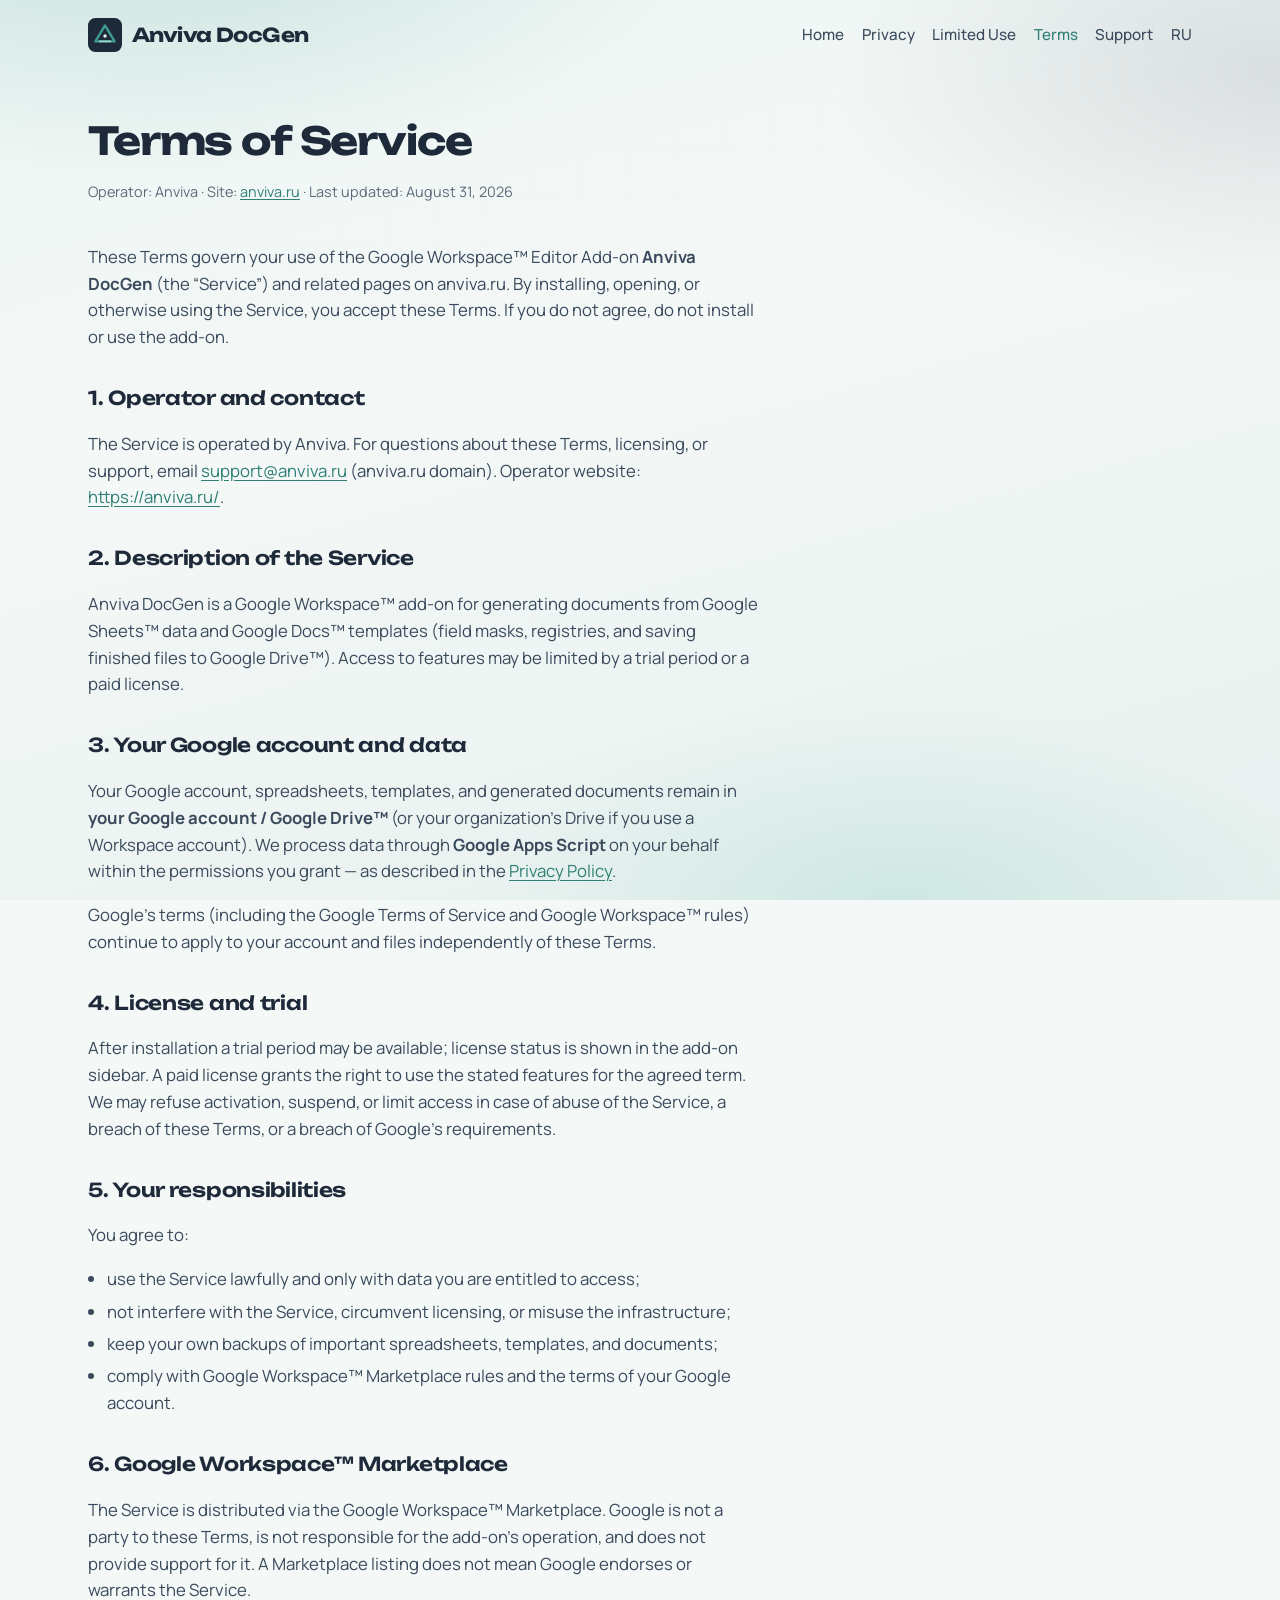
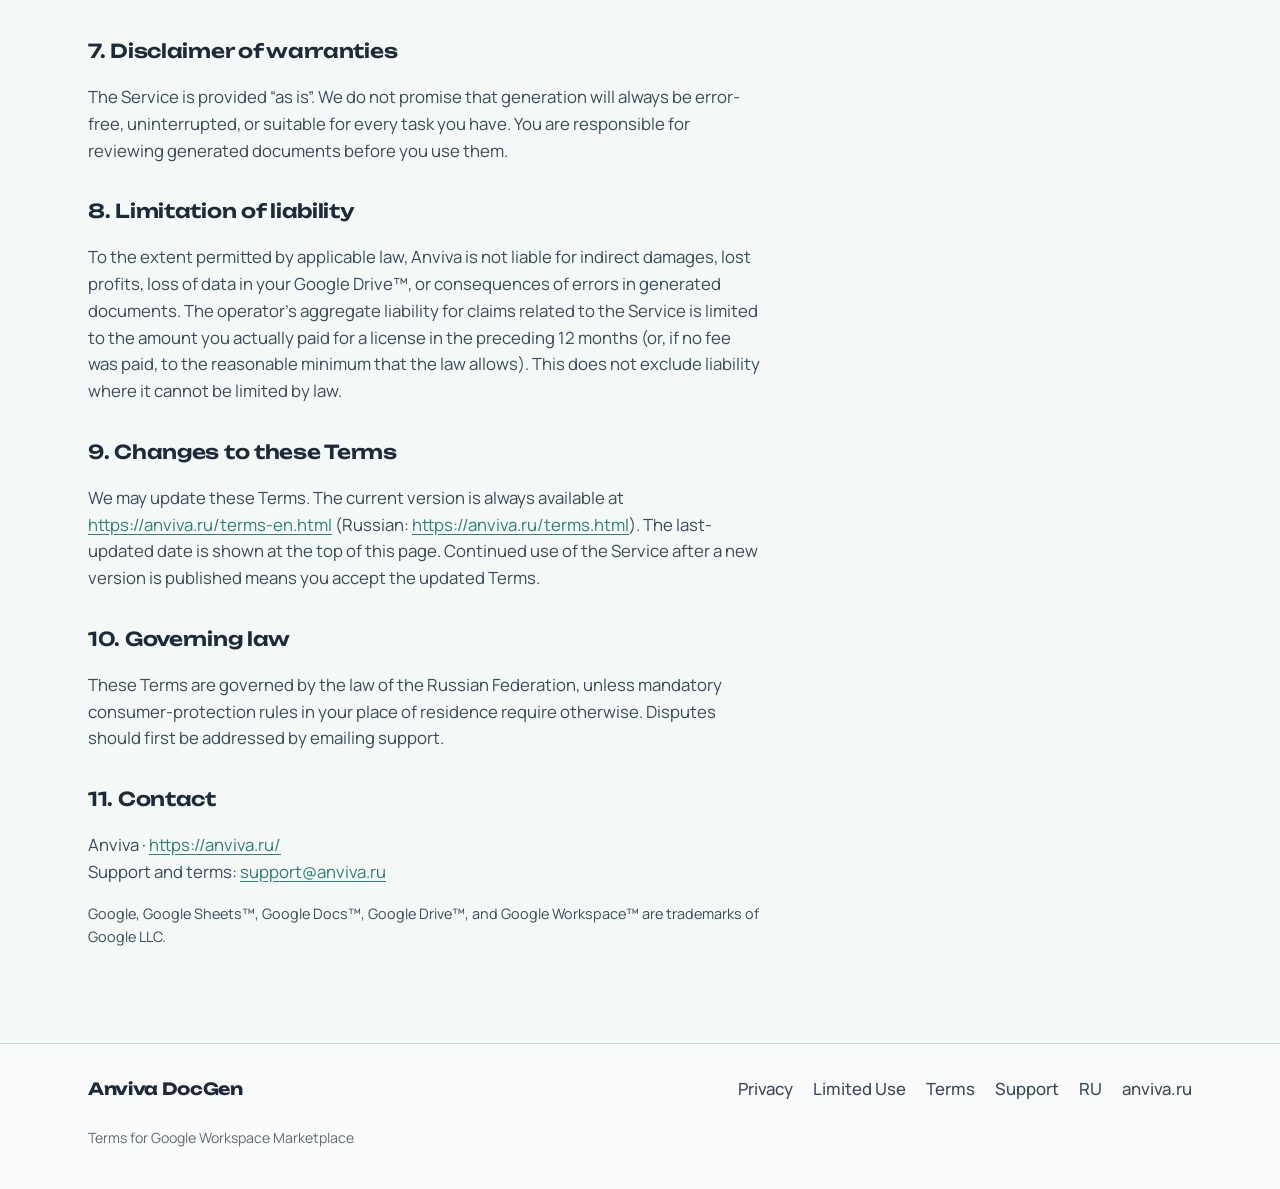
<file: terms-en.html>
<!DOCTYPE html>
<html lang="en">
<head>
  <meta charset="utf-8">
  <meta name="viewport" content="width=device-width, initial-scale=1">
  <title>Terms of Service — Anviva DocGen</title>
  <meta name="description" content="Anviva DocGen Terms of Service: rules for using the Google Workspace Add-on that generates documents from Sheets and Docs.">
  <link rel="canonical" href="https://anviva.ru/terms-en.html">
  <link rel="alternate" hreflang="ru" href="https://anviva.ru/terms.html">
  <link rel="alternate" hreflang="en" href="https://anviva.ru/terms-en.html">
  <link rel="icon" href="assets/anviva-icon.svg" type="image/svg+xml">
  <link rel="preconnect" href="https://fonts.googleapis.com">
  <link rel="preconnect" href="https://fonts.gstatic.com" crossorigin>
  <link href="https://fonts.googleapis.com/css2?family=Manrope:wght@400;500;600;700&family=Unbounded:wght@500;600;700&display=swap" rel="stylesheet">
  <link rel="stylesheet" href="css/site.css">
</head>
<body>
  <div class="atmosphere" aria-hidden="true"></div>
  <a class="skip-link" href="#main">Skip to content</a>

  <header class="site-header">
    <a class="brand" href="index-en.html">
      <img class="brand__mark" src="assets/anviva-icon.svg" width="34" height="34" alt="">
      <span class="brand__name">Anviva DocGen</span>
    </a>
      <nav class="nav" aria-label="Main navigation">
      <a href="index-en.html">Home</a>
      <a href="privacy-en.html">Privacy</a>
      <a href="limited-use-en.html">Limited Use</a>
      <a href="terms-en.html" aria-current="page">Terms</a>
      <a href="support-en.html">Support</a>
      <a href="terms.html" lang="ru" hreflang="ru">RU</a>
    </nav>
  </header>

  <main id="main" class="wrap">
    <header class="page-hero">
      <h1>Terms of Service</h1>
      <p class="meta">Operator: Anviva · Site: <a href="https://anviva.ru/">anviva.ru</a> · Last updated: August 31, 2026</p>
    </header>

    <article class="prose">
      <p>
        These Terms govern your use of the Google Workspace™ Editor Add-on
        <strong>Anviva DocGen</strong> (the “Service”) and related pages on anviva.ru.
        By installing, opening, or otherwise using the Service, you accept these Terms.
        If you do not agree, do not install or use the add-on.
      </p>

      <h2>1. Operator and contact</h2>
      <p>
        The Service is operated by Anviva. For questions about these Terms, licensing, or support, email
        <a href="mailto:support@anviva.ru">support@anviva.ru</a>
        (anviva.ru domain). Operator website:
        <a href="https://anviva.ru/">https://anviva.ru/</a>.
      </p>

      <h2>2. Description of the Service</h2>
      <p>
        Anviva DocGen is a Google Workspace™ add-on for generating documents from Google Sheets™ data
        and Google Docs™ templates (field masks, registries, and saving finished files to Google Drive™).
        Access to features may be limited by a trial period or a paid license.
      </p>

      <h2>3. Your Google account and data</h2>
      <p>
        Your Google account, spreadsheets, templates, and generated documents remain in
        <strong>your Google account / Google Drive™</strong> (or your organization’s Drive
        if you use a Workspace account). We process data through
        <strong>Google Apps Script</strong> on your behalf within the permissions you grant —
        as described in the
        <a href="privacy-en.html">Privacy Policy</a>.
      </p>
      <p>
        Google’s terms (including the Google Terms of Service and Google Workspace™ rules)
        continue to apply to your account and files independently of these Terms.
      </p>

      <h2>4. License and trial</h2>
      <p>
        After installation a trial period may be available; license status is shown in the add-on sidebar.
        A paid license grants the right to use the stated features for the agreed term.
        We may refuse activation, suspend, or limit access in case of abuse of the Service,
        a breach of these Terms, or a breach of Google’s requirements.
      </p>

      <h2>5. Your responsibilities</h2>
      <p>You agree to:</p>
      <ul>
        <li>use the Service lawfully and only with data you are entitled to access;</li>
        <li>not interfere with the Service, circumvent licensing, or misuse the infrastructure;</li>
        <li>keep your own backups of important spreadsheets, templates, and documents;</li>
        <li>comply with Google Workspace™ Marketplace rules and the terms of your Google account.</li>
      </ul>

      <h2>6. Google Workspace™ Marketplace</h2>
      <p>
        The Service is distributed via the Google Workspace™ Marketplace. Google is not a party
        to these Terms, is not responsible for the add-on’s operation, and does not provide
        support for it. A Marketplace listing does not mean Google endorses or warrants the Service.
      </p>

      <h2>7. Disclaimer of warranties</h2>
      <p>
        The Service is provided “as is”. We do not promise that generation will always be
        error-free, uninterrupted, or suitable for every task you have.
        You are responsible for reviewing generated documents before you use them.
      </p>

      <h2>8. Limitation of liability</h2>
      <p>
        To the extent permitted by applicable law, Anviva is not liable for indirect damages,
        lost profits, loss of data in your Google Drive™, or consequences of errors in generated documents.
        The operator’s aggregate liability for claims related to the Service is limited to the amount
        you actually paid for a license in the preceding 12 months (or, if no fee was paid,
        to the reasonable minimum that the law allows). This does not exclude liability
        where it cannot be limited by law.
      </p>

      <h2>9. Changes to these Terms</h2>
      <p>
        We may update these Terms. The current version is always available at
        <a href="https://anviva.ru/terms-en.html">https://anviva.ru/terms-en.html</a>
        (Russian: <a href="https://anviva.ru/terms.html">https://anviva.ru/terms.html</a>).
        The last-updated date is shown at the top of this page. Continued use of the Service
        after a new version is published means you accept the updated Terms.
      </p>

      <h2>10. Governing law</h2>
      <p>
        These Terms are governed by the law of the Russian Federation, unless mandatory
        consumer-protection rules in your place of residence require otherwise.
        Disputes should first be addressed by emailing support.
      </p>

      <h2>11. Contact</h2>
      <p>
        Anviva · <a href="https://anviva.ru/">https://anviva.ru/</a><br>
        Support and terms:
        <a href="mailto:support@anviva.ru">support@anviva.ru</a>
      </p>

      <p class="meta">
        Google, Google Sheets™, Google Docs™, Google Drive™, and Google Workspace™ are trademarks of Google LLC.
      </p>
    </article>
  </main>

  <footer class="site-footer">
    <div class="wrap site-footer__inner">
      <div class="site-footer__brand">Anviva DocGen</div>
      <nav class="site-footer__links" aria-label="Footer">
        <a href="privacy-en.html">Privacy</a>
        <a href="limited-use-en.html">Limited Use</a>
        <a href="terms-en.html" aria-current="page">Terms</a>
        <a href="support-en.html">Support</a>
        <a href="terms.html" lang="ru" hreflang="ru">RU</a>
        <a href="https://anviva.ru/">anviva.ru</a>
      </nav>
      <p class="site-footer__note">Terms for Google Workspace Marketplace</p>
    </div>
  </footer>
</body>
</html>
</file>
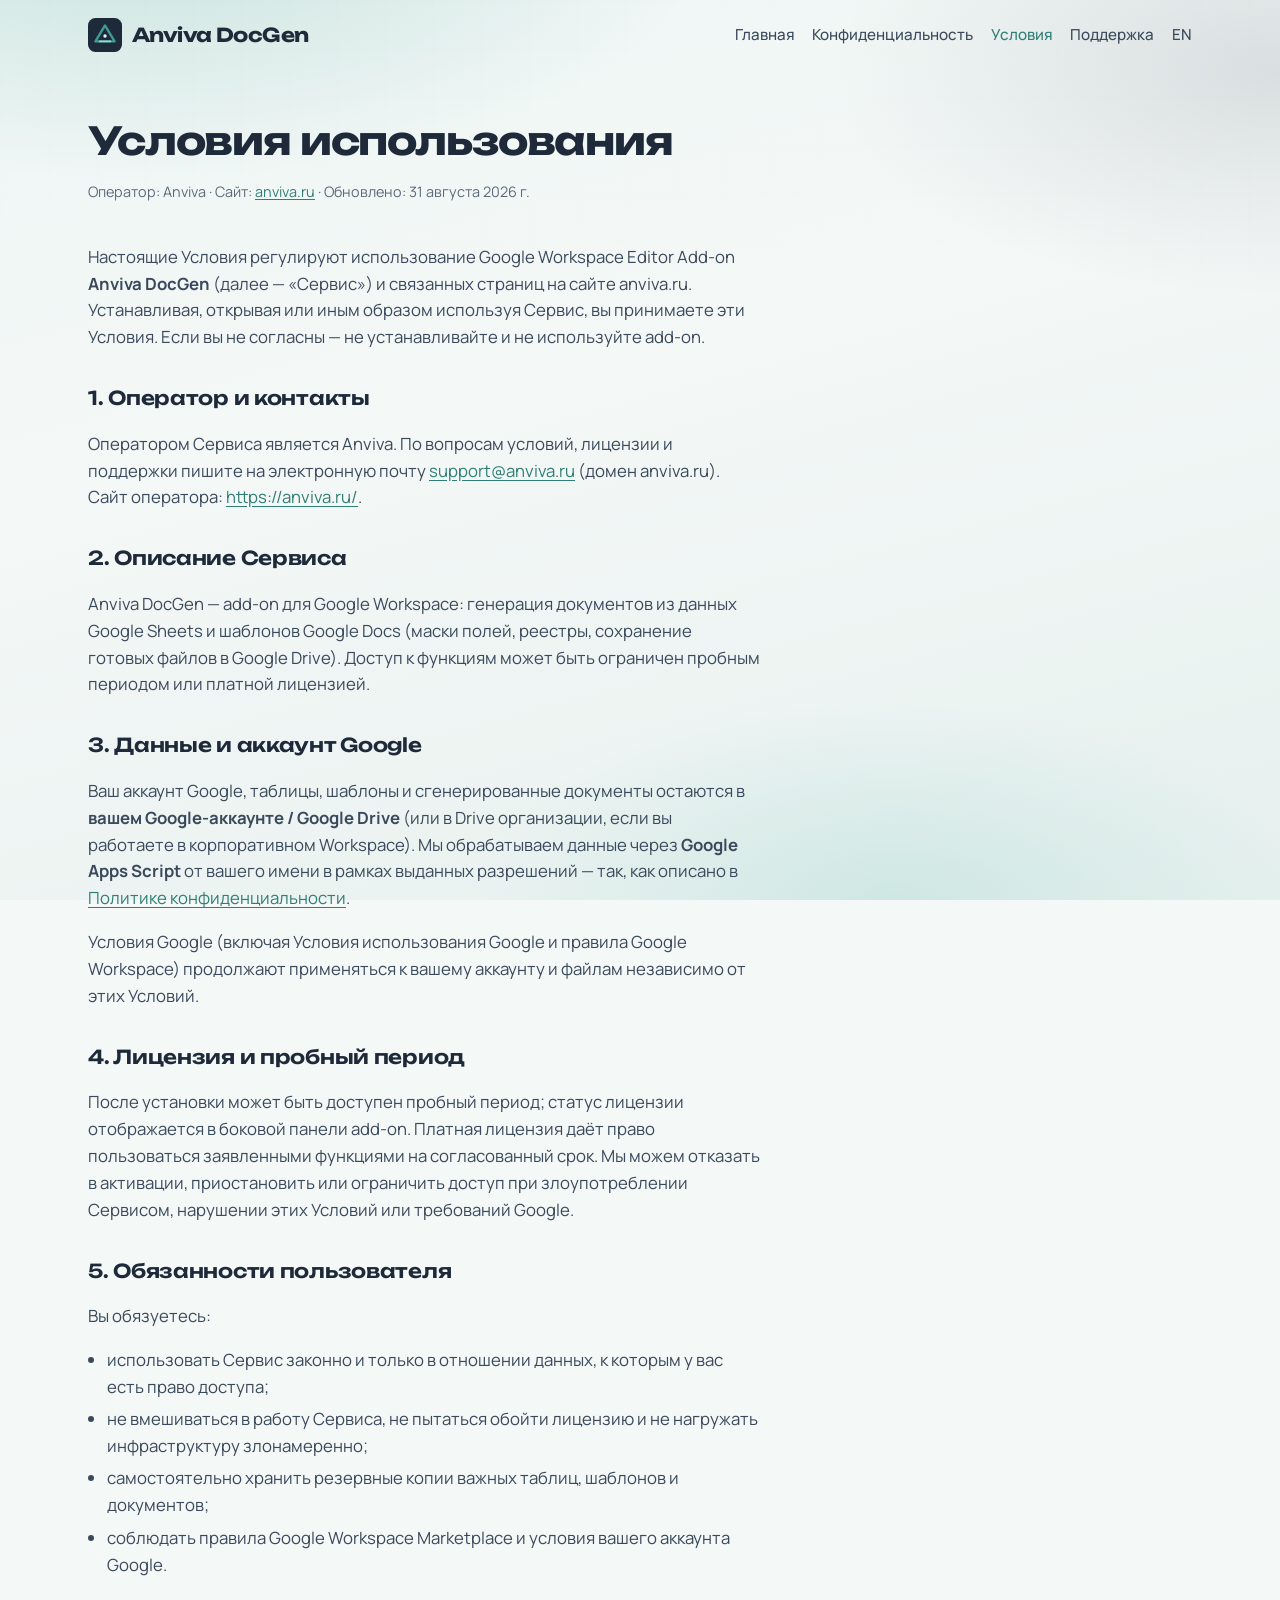
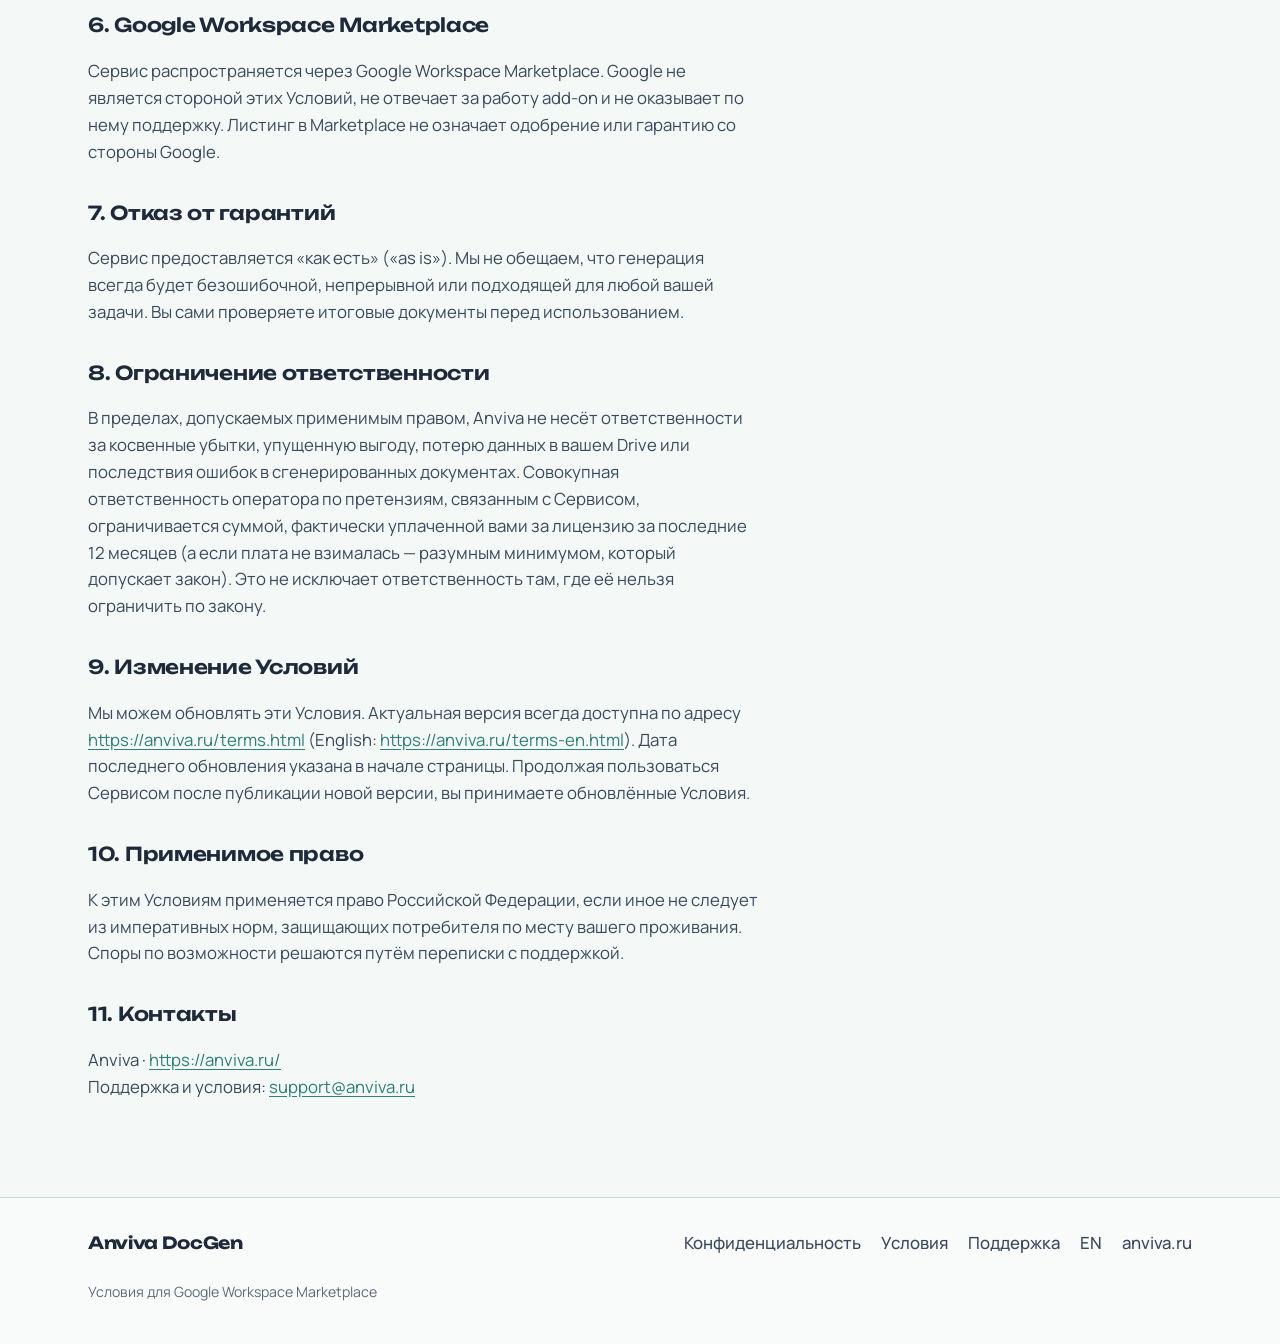
<file: terms.html>
<!DOCTYPE html>
<html lang="ru">
<head>
  <meta charset="utf-8">
  <meta name="viewport" content="width=device-width, initial-scale=1">
  <title>Условия использования — Anviva DocGen</title>
  <meta name="description" content="Условия использования Anviva DocGen: правила работы Google Workspace Add-on для генерации документов из Sheets и Docs.">
  <link rel="canonical" href="https://anviva.ru/terms.html">
  <link rel="alternate" hreflang="ru" href="https://anviva.ru/terms.html">
  <link rel="alternate" hreflang="en" href="https://anviva.ru/terms-en.html">
  <link rel="icon" href="assets/anviva-icon.svg" type="image/svg+xml">
  <link rel="preconnect" href="https://fonts.googleapis.com">
  <link rel="preconnect" href="https://fonts.gstatic.com" crossorigin>
  <link href="https://fonts.googleapis.com/css2?family=Manrope:wght@400;500;600;700&family=Unbounded:wght@500;600;700&display=swap" rel="stylesheet">
  <link rel="stylesheet" href="css/site.css">
</head>
<body>
  <div class="atmosphere" aria-hidden="true"></div>
  <a class="skip-link" href="#main">К содержанию</a>

  <header class="site-header">
    <a class="brand" href="index.html">
      <img class="brand__mark" src="assets/anviva-icon.svg" width="34" height="34" alt="">
      <span class="brand__name">Anviva DocGen</span>
    </a>
    <nav class="nav" aria-label="Основная навигация">
      <a href="index.html">Главная</a>
      <a href="privacy.html">Конфиденциальность</a>
      <a href="terms.html" aria-current="page">Условия</a>
      <a href="support.html">Поддержка</a>
      <a href="terms-en.html" lang="en" hreflang="en">EN</a>
    </nav>
  </header>

  <main id="main" class="wrap">
    <header class="page-hero">
      <h1>Условия использования</h1>
      <p class="meta">Оператор: Anviva · Сайт: <a href="https://anviva.ru/">anviva.ru</a> · Обновлено: 31 августа 2026 г.</p>
    </header>

    <article class="prose">
      <p>
        Настоящие Условия регулируют использование Google Workspace Editor Add-on
        <strong>Anviva DocGen</strong> (далее — «Сервис») и связанных страниц на сайте anviva.ru.
        Устанавливая, открывая или иным образом используя Сервис, вы принимаете эти Условия.
        Если вы не согласны — не устанавливайте и не используйте add-on.
      </p>

      <h2>1. Оператор и контакты</h2>
      <p>
        Оператором Сервиса является Anviva. По вопросам условий, лицензии и поддержки
        пишите на электронную почту
        <a href="mailto:support@anviva.ru">support@anviva.ru</a>
        (домен anviva.ru). Сайт оператора:
        <a href="https://anviva.ru/">https://anviva.ru/</a>.
      </p>

      <h2>2. Описание Сервиса</h2>
      <p>
        Anviva DocGen — add-on для Google Workspace: генерация документов из данных
        Google Sheets и шаблонов Google Docs (маски полей, реестры, сохранение
        готовых файлов в Google Drive). Доступ к функциям может быть ограничен
        пробным периодом или платной лицензией.
      </p>

      <h2>3. Данные и аккаунт Google</h2>
      <p>
        Ваш аккаунт Google, таблицы, шаблоны и сгенерированные документы остаются
        в <strong>вашем Google-аккаунте / Google Drive</strong> (или в Drive организации,
        если вы работаете в корпоративном Workspace). Мы обрабатываем данные через
        <strong>Google Apps Script</strong> от вашего имени в рамках выданных разрешений —
        так, как описано в
        <a href="privacy.html">Политике конфиденциальности</a>.
      </p>
      <p>
        Условия Google (включая Условия использования Google и правила Google Workspace)
        продолжают применяться к вашему аккаунту и файлам независимо от этих Условий.
      </p>

      <h2>4. Лицензия и пробный период</h2>
      <p>
        После установки может быть доступен пробный период; статус лицензии отображается
        в боковой панели add-on. Платная лицензия даёт право пользоваться заявленными
        функциями на согласованный срок. Мы можем отказать в активации, приостановить
        или ограничить доступ при злоупотреблении Сервисом, нарушении этих Условий
        или требований Google.
      </p>

      <h2>5. Обязанности пользователя</h2>
      <p>Вы обязуетесь:</p>
      <ul>
        <li>использовать Сервис законно и только в отношении данных, к которым у вас есть право доступа;</li>
        <li>не вмешиваться в работу Сервиса, не пытаться обойти лицензию и не нагружать инфраструктуру злонамеренно;</li>
        <li>самостоятельно хранить резервные копии важных таблиц, шаблонов и документов;</li>
        <li>соблюдать правила Google Workspace Marketplace и условия вашего аккаунта Google.</li>
      </ul>

      <h2>6. Google Workspace Marketplace</h2>
      <p>
        Сервис распространяется через Google Workspace Marketplace. Google не является
        стороной этих Условий, не отвечает за работу add-on и не оказывает по нему поддержку.
        Листинг в Marketplace не означает одобрение или гарантию со стороны Google.
      </p>

      <h2>7. Отказ от гарантий</h2>
      <p>
        Сервис предоставляется «как есть» («as is»). Мы не обещаем, что генерация всегда
        будет безошибочной, непрерывной или подходящей для любой вашей задачи.
        Вы сами проверяете итоговые документы перед использованием.
      </p>

      <h2>8. Ограничение ответственности</h2>
      <p>
        В пределах, допускаемых применимым правом, Anviva не несёт ответственности
        за косвенные убытки, упущенную выгоду, потерю данных в вашем Drive или последствия
        ошибок в сгенерированных документах. Совокупная ответственность оператора
        по претензиям, связанным с Сервисом, ограничивается суммой, фактически уплаченной
        вами за лицензию за последние 12 месяцев (а если плата не взималась — разумным
        минимумом, который допускает закон). Это не исключает ответственность там,
        где её нельзя ограничить по закону.
      </p>

      <h2>9. Изменение Условий</h2>
      <p>
        Мы можем обновлять эти Условия. Актуальная версия всегда доступна по адресу
        <a href="https://anviva.ru/terms.html">https://anviva.ru/terms.html</a>
        (English: <a href="https://anviva.ru/terms-en.html">https://anviva.ru/terms-en.html</a>).
        Дата последнего обновления указана в начале страницы. Продолжая пользоваться
        Сервисом после публикации новой версии, вы принимаете обновлённые Условия.
      </p>

      <h2>10. Применимое право</h2>
      <p>
        К этим Условиям применяется право Российской Федерации, если иное не следует
        из императивных норм, защищающих потребителя по месту вашего проживания.
        Споры по возможности решаются путём переписки с поддержкой.
      </p>

      <h2>11. Контакты</h2>
      <p>
        Anviva · <a href="https://anviva.ru/">https://anviva.ru/</a><br>
        Поддержка и условия:
        <a href="mailto:support@anviva.ru">support@anviva.ru</a>
      </p>
    </article>
  </main>

  <footer class="site-footer">
    <div class="wrap site-footer__inner">
      <div class="site-footer__brand">Anviva DocGen</div>
      <nav class="site-footer__links" aria-label="Подвал">
        <a href="privacy.html">Конфиденциальность</a>
        <a href="terms.html" aria-current="page">Условия</a>
        <a href="support.html">Поддержка</a>
        <a href="terms-en.html" lang="en" hreflang="en">EN</a>
        <a href="https://anviva.ru/">anviva.ru</a>
      </nav>
      <p class="site-footer__note">Условия для Google Workspace Marketplace</p>
    </div>
  </footer>
</body>
</html>
</file>
<file: css/site.css>
/* Anviva marketing site — teal / deep slate, Russian-first */

:root {
  --ink: #1e2a3a;
  --ink-soft: #3a4a5c;
  --muted: #5c6b7a;
  --teal: #3d9b8f;
  --teal-deep: #2f7f75;
  --teal-soft: #9fd5cd;
  --mist: #e8f5f3;
  --paper: #f4f8f7;
  --line: #c5ddd9;
  --white: #ffffff;
  --max: 72rem;
  --radius: 6px;
  --font-display: "Unbounded", "Manrope", sans-serif;
  --font-body: "Manrope", "Segoe UI", sans-serif;
}

*,
*::before,
*::after {
  box-sizing: border-box;
}

html {
  scroll-behavior: smooth;
}

body {
  margin: 0;
  font-family: var(--font-body);
  font-size: 1.05rem;
  line-height: 1.6;
  color: var(--ink);
  background: var(--paper);
  -webkit-font-smoothing: antialiased;
}

img {
  max-width: 100%;
  height: auto;
  display: block;
}

a {
  color: var(--teal-deep);
  text-underline-offset: 0.15em;
}

a:hover {
  color: var(--teal);
}

a:focus-visible,
button:focus-visible {
  outline: 2px solid var(--teal);
  outline-offset: 3px;
}

.skip-link {
  position: absolute;
  left: 1rem;
  top: -3rem;
  z-index: 100;
  padding: 0.5rem 0.85rem;
  background: var(--ink);
  color: var(--white);
  text-decoration: none;
  border-radius: var(--radius);
}

.skip-link:focus {
  top: 1rem;
}

/* —— Atmosphere —— */
.atmosphere {
  position: fixed;
  inset: 0;
  z-index: -1;
  pointer-events: none;
  background:
    radial-gradient(ellipse 80% 55% at 12% -10%, rgba(61, 155, 143, 0.22), transparent 55%),
    radial-gradient(ellipse 70% 50% at 100% 8%, rgba(30, 42, 58, 0.12), transparent 50%),
    radial-gradient(ellipse 60% 40% at 70% 100%, rgba(159, 213, 205, 0.35), transparent 55%),
    linear-gradient(165deg, #eef6f4 0%, #f4f8f7 42%, #e6f0ee 100%);
  animation: atmosphere-drift 18s ease-in-out infinite alternate;
}

.atmosphere::after {
  content: "";
  position: absolute;
  inset: 0;
  opacity: 0.35;
  background-image:
    linear-gradient(rgba(30, 42, 58, 0.03) 1px, transparent 1px),
    linear-gradient(90deg, rgba(30, 42, 58, 0.03) 1px, transparent 1px);
  background-size: 48px 48px;
  mask-image: linear-gradient(180deg, rgba(0, 0, 0, 0.55), transparent 70%);
}

@keyframes atmosphere-drift {
  from {
    filter: hue-rotate(0deg) saturate(1);
    transform: scale(1);
  }
  to {
    filter: hue-rotate(8deg) saturate(1.05);
    transform: scale(1.02);
  }
}

/* —— Shell —— */
.site-header {
  display: flex;
  align-items: center;
  justify-content: space-between;
  gap: 1rem;
  max-width: var(--max);
  margin: 0 auto;
  padding: 1.15rem 1.5rem;
}

.brand {
  display: inline-flex;
  align-items: center;
  gap: 0.65rem;
  text-decoration: none;
  color: var(--ink);
}

.brand__mark {
  width: 2.1rem;
  height: 2.1rem;
  flex-shrink: 0;
}

.brand__name {
  font-family: var(--font-display);
  font-weight: 700;
  font-size: 1.2rem;
  letter-spacing: -0.03em;
  line-height: 1;
}

.nav {
  display: flex;
  flex-wrap: wrap;
  gap: 0.35rem 1.1rem;
  font-size: 0.95rem;
}

.nav a {
  color: var(--ink-soft);
  text-decoration: none;
  font-weight: 500;
}

.nav a:hover,
.nav a[aria-current="page"] {
  color: var(--teal-deep);
}

.wrap {
  max-width: var(--max);
  margin: 0 auto;
  padding: 0 1.5rem;
}

/* —— Hero (first viewport) —— */
.hero {
  min-height: calc(100svh - 4.5rem);
  display: grid;
  align-items: center;
  gap: 2rem;
  max-width: var(--max);
  margin: 0 auto;
  padding: 1.5rem 1.5rem 3rem;
}

@media (min-width: 900px) {
  .hero {
    grid-template-columns: minmax(0, 1.05fr) minmax(0, 0.95fr);
    gap: 2.5rem 3rem;
    padding-top: 0.5rem;
    padding-bottom: 2rem;
  }
}

.hero__copy {
  max-width: 34rem;
}

.hero__brand {
  font-family: var(--font-display);
  font-weight: 700;
  font-size: clamp(2.2rem, 5.2vw, 3.6rem);
  letter-spacing: -0.04em;
  line-height: 1.05;
  margin: 0 0 1rem;
  color: var(--ink);
}

.hero__brand span {
  color: var(--teal);
}

.hero__headline {
  font-family: var(--font-display);
  font-weight: 500;
  font-size: clamp(1.25rem, 2.4vw, 1.65rem);
  letter-spacing: -0.02em;
  line-height: 1.3;
  margin: 0 0 0.85rem;
  color: var(--ink);
}

.hero__lead {
  margin: 0 0 1.75rem;
  color: var(--muted);
  font-size: 1.05rem;
  max-width: 32rem;
}

.cta-row {
  display: flex;
  flex-wrap: wrap;
  align-items: center;
  gap: 0.75rem 1rem;
}

.btn {
  display: inline-flex;
  align-items: center;
  justify-content: center;
  padding: 0.8rem 1.25rem;
  border-radius: var(--radius);
  font-family: var(--font-body);
  font-weight: 600;
  font-size: 0.98rem;
  text-decoration: none;
  border: 1.5px solid transparent;
  transition: background 0.2s ease, color 0.2s ease, border-color 0.2s ease, transform 0.2s ease;
}

.btn:active {
  transform: translateY(1px);
}

.btn--primary {
  background: var(--teal);
  color: var(--white);
  border-color: var(--teal);
}

.btn--primary:hover {
  background: var(--teal-deep);
  border-color: var(--teal-deep);
  color: var(--white);
}

.btn--ghost {
  background: transparent;
  color: var(--ink-soft);
  border-color: var(--line);
}

.btn--ghost:hover {
  border-color: var(--teal);
  color: var(--teal-deep);
}

/* Hero visual — full-bleed plane on its column */
.hero__visual {
  position: relative;
  min-height: 18rem;
  border-radius: 0;
  overflow: hidden;
  isolation: isolate;
}

@media (min-width: 900px) {
  .hero__visual {
    min-height: min(70vh, 28rem);
    margin-right: -1.5rem;
  }
}

.hero-stage {
  position: absolute;
  inset: 0;
  background:
    linear-gradient(145deg, rgba(30, 42, 58, 0.92) 0%, rgba(47, 127, 117, 0.88) 55%, rgba(61, 155, 143, 0.75) 100%);
}

.hero-stage__grid {
  position: absolute;
  inset: 12% 8% 18% 12%;
  border: 1px solid rgba(255, 255, 255, 0.18);
  background:
    linear-gradient(rgba(255, 255, 255, 0.06) 1px, transparent 1px),
    linear-gradient(90deg, rgba(255, 255, 255, 0.06) 1px, transparent 1px);
  background-size: 14% 18%;
  opacity: 0.9;
}

.hero-stage__sheet {
  position: absolute;
  background: rgba(244, 248, 247, 0.96);
  border: 1px solid rgba(255, 255, 255, 0.35);
  box-shadow: 0 18px 40px rgba(16, 28, 38, 0.28);
}

.hero-stage__sheet--a {
  width: 58%;
  height: 62%;
  left: 18%;
  top: 16%;
  transform: rotate(-4deg);
  animation: sheet-float 7s ease-in-out infinite alternate;
}

.hero-stage__sheet--b {
  width: 52%;
  height: 56%;
  left: 34%;
  top: 28%;
  transform: rotate(5deg);
  background: rgba(232, 245, 243, 0.98);
  animation: sheet-float 8.5s ease-in-out infinite alternate-reverse;
}

.hero-stage__sheet-lines {
  position: absolute;
  left: 12%;
  right: 12%;
  top: 18%;
  display: flex;
  flex-direction: column;
  gap: 0.55rem;
}

.hero-stage__sheet-lines i {
  display: block;
  height: 3px;
  background: rgba(30, 42, 58, 0.12);
  border-radius: 2px;
}

.hero-stage__sheet-lines i:nth-child(1) {
  width: 42%;
  background: var(--teal);
  opacity: 0.55;
}

.hero-stage__sheet-lines i:nth-child(2) {
  width: 88%;
}

.hero-stage__sheet-lines i:nth-child(3) {
  width: 76%;
}

.hero-stage__sheet-lines i:nth-child(4) {
  width: 92%;
}

.hero-stage__sheet-lines i:nth-child(5) {
  width: 64%;
}

@keyframes sheet-float {
  from {
    transform: translateY(0) rotate(var(--r, -4deg));
  }
  to {
    transform: translateY(-10px) rotate(calc(var(--r, -4deg) + 1.5deg));
  }
}

.hero-stage__sheet--a {
  --r: -4deg;
}

.hero-stage__sheet--b {
  --r: 5deg;
}

/* Reveal motion — never start at opacity:0 (OAuth/brand crawlers often skip CSS animation) */
.reveal {
  opacity: 1;
  transform: translateY(10px);
  animation: reveal-up 0.9s ease forwards;
}

.reveal--delay {
  animation-delay: 0.15s;
}

.reveal--delay-2 {
  animation-delay: 0.28s;
}

@keyframes reveal-up {
  to {
    opacity: 1;
    transform: translateY(0);
  }
}

@media (prefers-reduced-motion: reduce) {
  .atmosphere,
  .hero-stage__sheet--a,
  .hero-stage__sheet--b,
  .reveal {
    animation: none !important;
  }

  .reveal {
    opacity: 1;
    transform: none;
  }
}

/* —— Sections —— */
.section {
  padding: 4rem 0;
}

.section + .section {
  border-top: 1px solid rgba(197, 221, 217, 0.65);
}

.section__title {
  font-family: var(--font-display);
  font-weight: 600;
  font-size: clamp(1.35rem, 2.5vw, 1.85rem);
  letter-spacing: -0.02em;
  margin: 0 0 0.65rem;
}

.section__lead {
  margin: 0 0 2rem;
  color: var(--muted);
  max-width: 36rem;
}

.steps {
  list-style: none;
  margin: 0;
  padding: 0;
  display: grid;
  gap: 1.75rem;
}

@media (min-width: 800px) {
  .steps {
    grid-template-columns: repeat(3, 1fr);
    gap: 2rem;
  }
}

.steps li {
  position: relative;
  padding-top: 0.25rem;
}

.steps__num {
  display: block;
  font-family: var(--font-display);
  font-weight: 700;
  font-size: 0.85rem;
  letter-spacing: 0.08em;
  text-transform: uppercase;
  color: var(--teal);
  margin-bottom: 0.45rem;
}

.steps h3 {
  font-family: var(--font-display);
  font-weight: 600;
  font-size: 1.1rem;
  margin: 0 0 0.4rem;
  letter-spacing: -0.01em;
}

.steps p {
  margin: 0;
  color: var(--muted);
  font-size: 0.98rem;
}

.audience {
  display: grid;
  gap: 1rem;
  max-width: 40rem;
}

.audience p {
  margin: 0;
  color: var(--ink-soft);
}

.features {
  list-style: none;
  margin: 0;
  padding: 0;
  display: grid;
  gap: 1.25rem 2.5rem;
}

@media (min-width: 700px) {
  .features {
    grid-template-columns: 1fr 1fr;
  }
}

.features li {
  padding-left: 1rem;
  border-left: 3px solid var(--teal-soft);
}

.features strong {
  display: block;
  font-family: var(--font-display);
  font-weight: 600;
  font-size: 1rem;
  margin-bottom: 0.25rem;
  letter-spacing: -0.01em;
}

.features span {
  color: var(--muted);
  font-size: 0.95rem;
}

.compliance {
  max-width: 42rem;
  display: grid;
  gap: 1rem;
}

.compliance p {
  margin: 0;
  color: var(--ink-soft);
}

.compliance a {
  font-weight: 600;
}

/* —— Inner pages —— */
.page-hero {
  padding: 2.5rem 0 1.5rem;
}

.page-hero h1 {
  font-family: var(--font-display);
  font-weight: 700;
  font-size: clamp(1.75rem, 3.5vw, 2.4rem);
  letter-spacing: -0.03em;
  margin: 0 0 0.5rem;
}

.page-hero p {
  margin: 0;
  color: var(--muted);
  max-width: 38rem;
}

.prose {
  padding: 0 0 4rem;
  max-width: 42rem;
}

.prose h2 {
  font-family: var(--font-display);
  font-weight: 600;
  font-size: 1.2rem;
  letter-spacing: -0.015em;
  margin: 2rem 0 0.65rem;
}

.prose p,
.prose li {
  color: var(--ink-soft);
}

.prose ul {
  padding-left: 1.2rem;
}

.prose li + li {
  margin-top: 0.35rem;
}

.meta {
  font-size: 0.9rem;
  color: var(--muted);
}

.contact-block {
  margin: 1.5rem 0;
  padding: 1.25rem 0;
  border-top: 1px solid var(--line);
  border-bottom: 1px solid var(--line);
}

.contact-block a {
  font-weight: 600;
  font-size: 1.1rem;
  text-decoration: none;
}

.faq {
  margin: 0;
  padding: 0;
}

.faq dt {
  font-family: var(--font-display);
  font-weight: 600;
  font-size: 1.02rem;
  margin-top: 1.5rem;
  letter-spacing: -0.01em;
}

.faq dd {
  margin: 0.4rem 0 0;
  color: var(--muted);
}

/* —— Footer —— */
.site-footer {
  border-top: 1px solid var(--line);
  background: rgba(255, 255, 255, 0.45);
  padding: 2rem 0 2.5rem;
  margin-top: 1rem;
}

.site-footer__inner {
  display: flex;
  flex-wrap: wrap;
  gap: 1rem 2rem;
  align-items: flex-start;
  justify-content: space-between;
}

.site-footer__brand {
  font-family: var(--font-display);
  font-weight: 700;
  letter-spacing: -0.02em;
}

.site-footer__links {
  display: flex;
  flex-wrap: wrap;
  gap: 0.75rem 1.25rem;
}

.site-footer__links a {
  text-decoration: none;
  color: var(--ink-soft);
  font-weight: 500;
}

.site-footer__links a:hover {
  color: var(--teal-deep);
}

.site-footer__note {
  width: 100%;
  margin: 0.5rem 0 0;
  font-size: 0.88rem;
  color: var(--muted);
}
</file>
